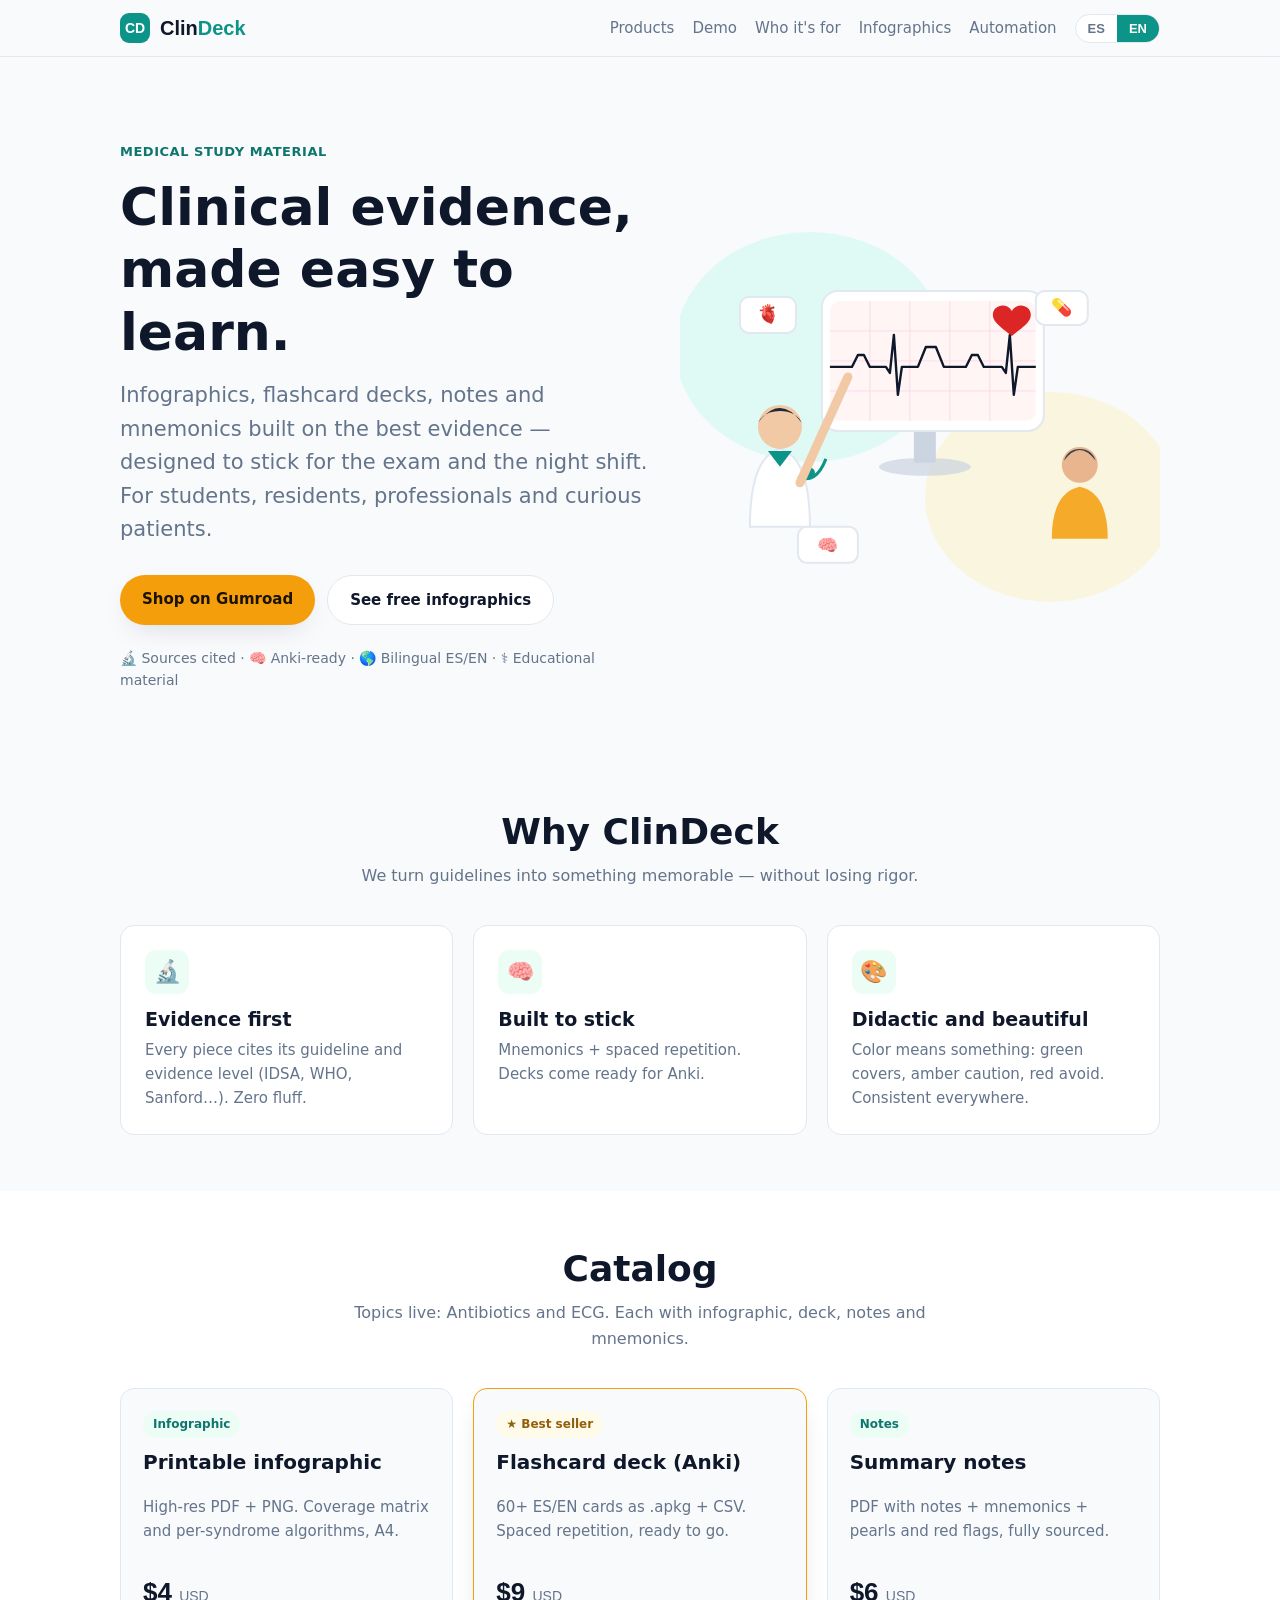
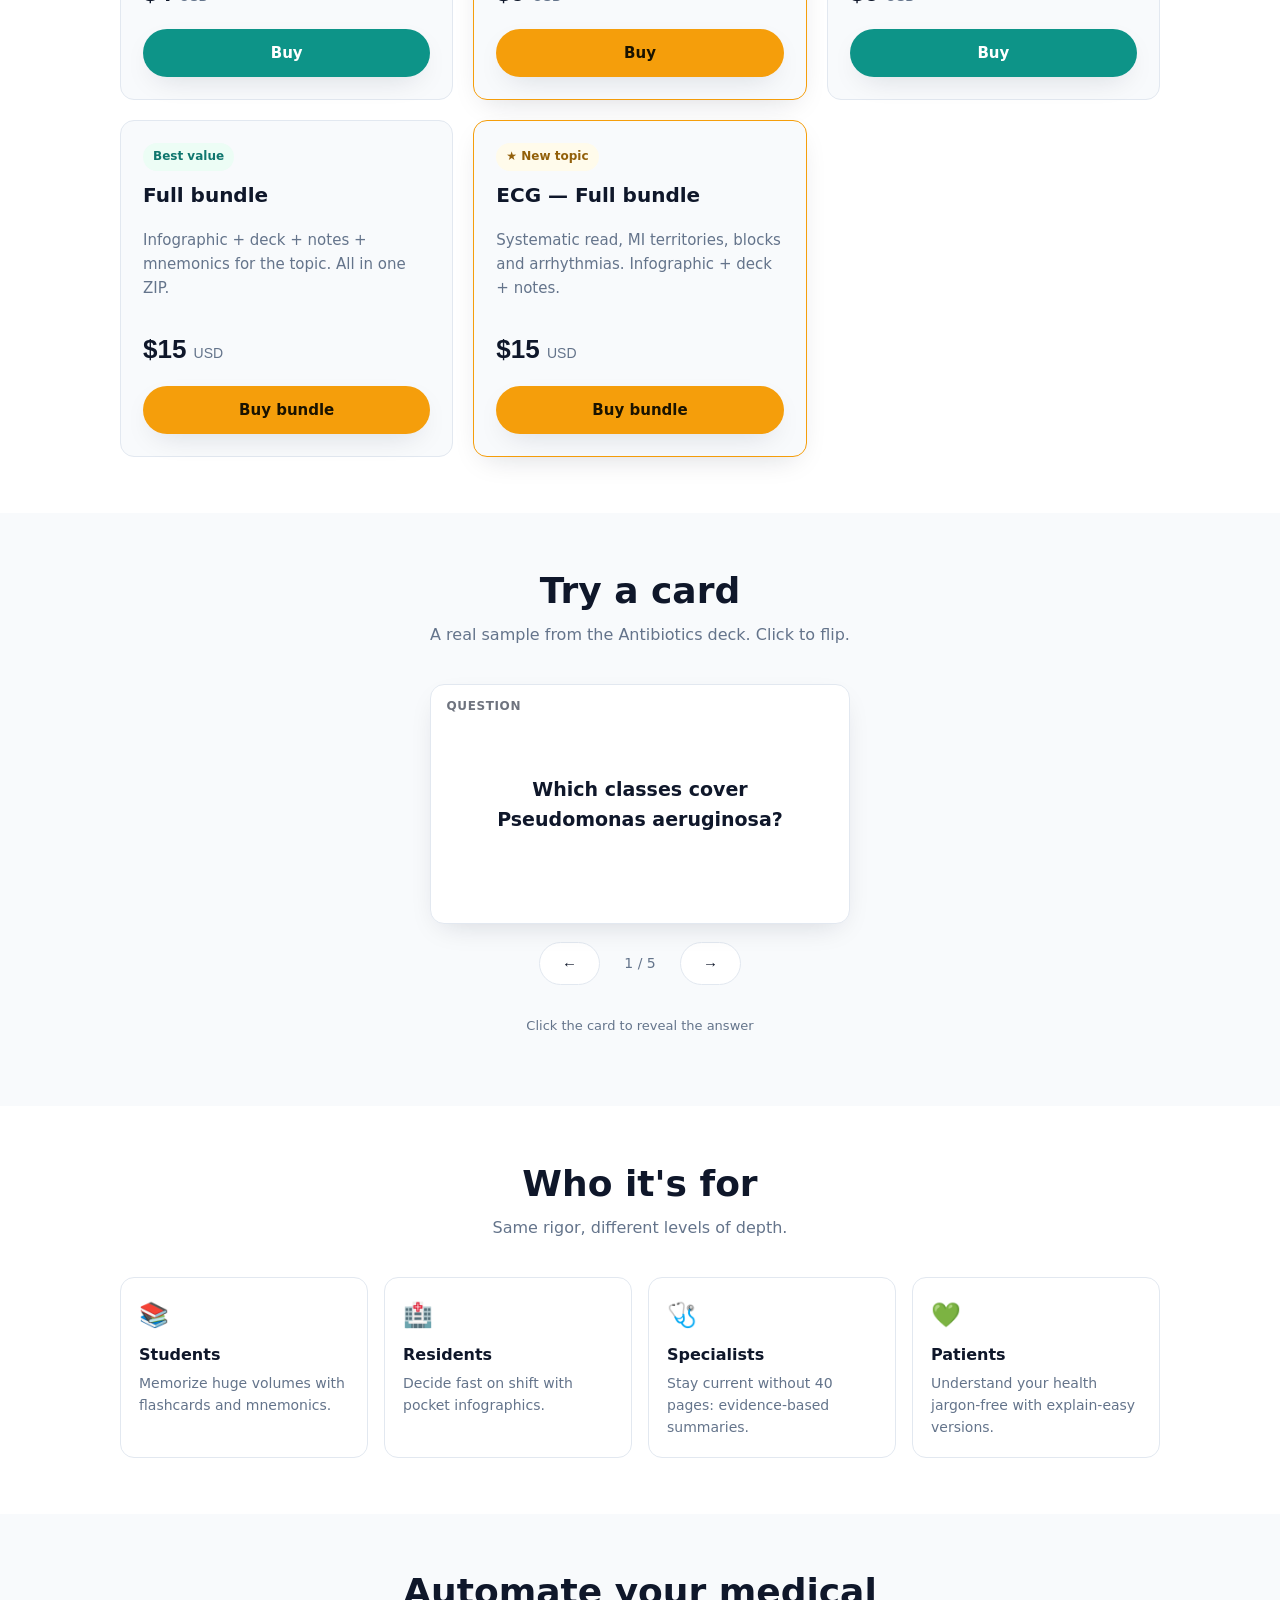
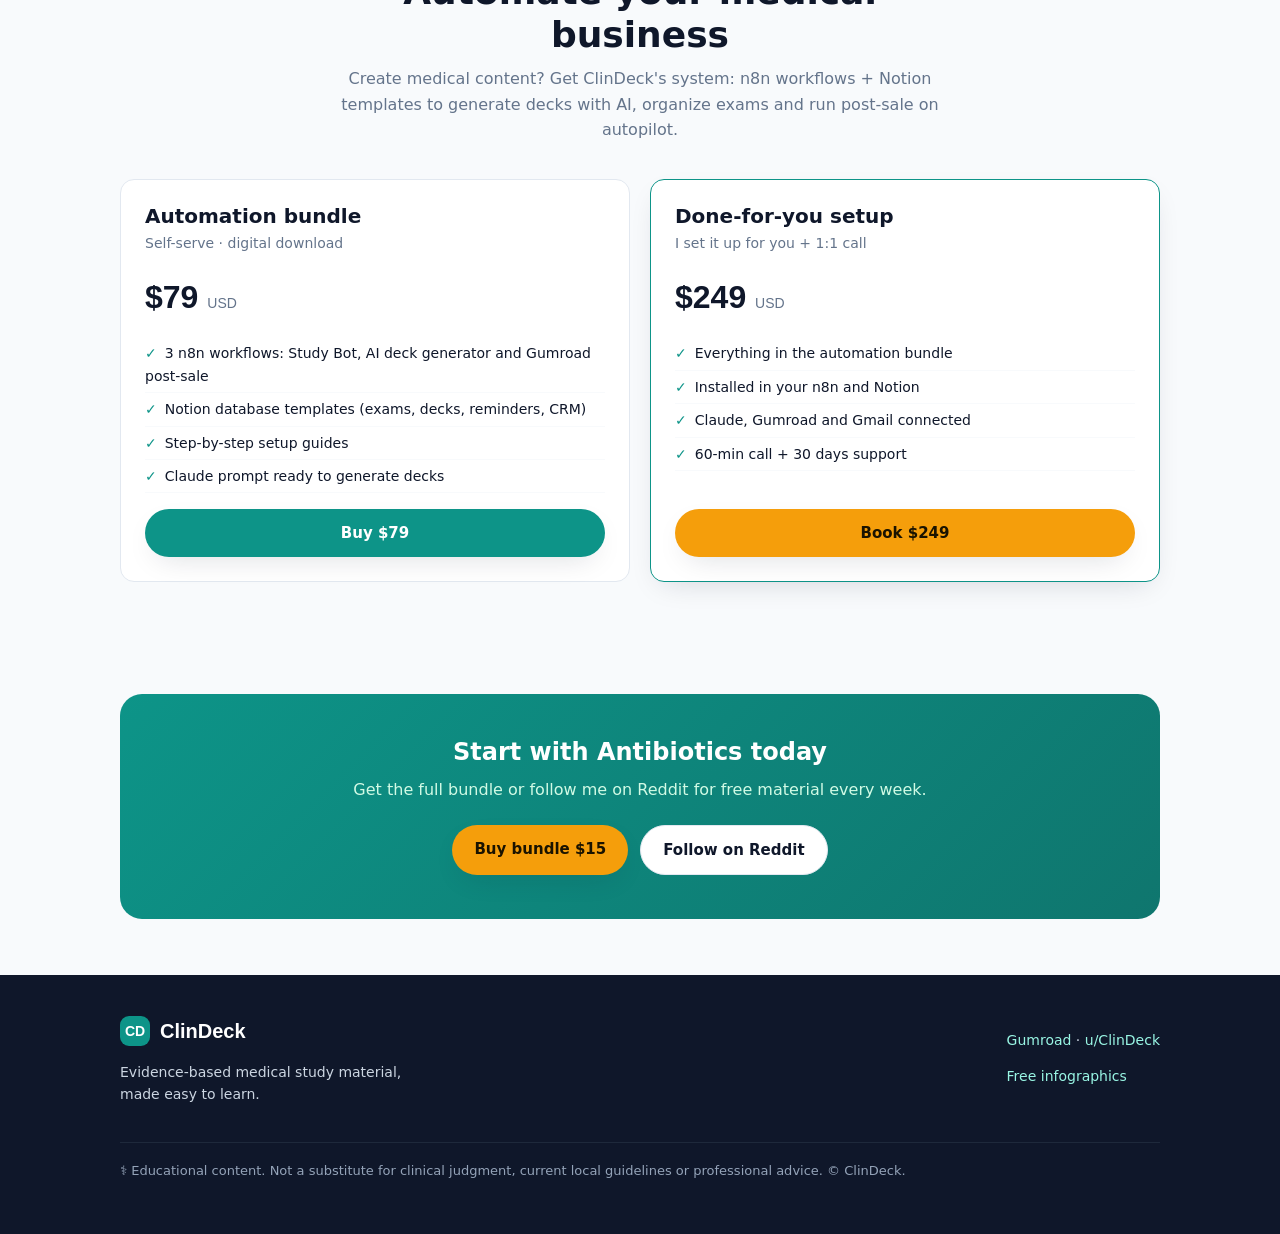
<file: web/index.html>
<!DOCTYPE html>
<html lang="es">
<head>
  <meta charset="UTF-8" />
  <meta name="viewport" content="width=device-width, initial-scale=1.0" />
  <title>ClinDeck — Evidencia clínica, fácil de aprender</title>
  <meta name="description" data-es="Infografías, flashcards, apuntes y mnemónicos médicos basados en evidencia. Bilingüe ES/EN." data-en="Evidence-based medical infographics, flashcards, notes and mnemonics. Bilingual ES/EN." content="Infografías, flashcards, apuntes y mnemónicos médicos basados en evidencia." />
  <link rel="stylesheet" href="css/styles.css" />
  <!-- Reemplazar con la fuente real si se desea; system-ui es el fallback -->
</head>
<body>

  <!-- ============ NAV ============ -->
  <header class="nav">
    <div class="nav-inner">
      <a href="#" class="logo" aria-label="ClinDeck">
        <span class="mark">CD</span>
        <span><span class="clin">Clin</span><span class="deck">Deck</span></span>
      </a>
      <nav class="nav-links">
        <a href="#productos" data-es="Productos" data-en="Products">Productos</a>
        <a href="#demo" data-es="Demo" data-en="Demo">Demo</a>
        <a href="#publico" data-es="Para quién" data-en="Who it's for">Para quién</a>
        <a href="infographics/index.html" data-es="Infografías" data-en="Infographics">Infografías</a>
        <a href="#automatiza" data-es="Automatización" data-en="Automation">Automatización</a>
        <div class="lang-toggle" role="group" aria-label="Language">
          <button id="lang-es" class="active" type="button">ES</button>
          <button id="lang-en" type="button">EN</button>
        </div>
      </nav>
    </div>
  </header>

  <!-- ============ HERO ============ -->
  <section class="hero">
    <div class="wrap">
      <div class="hero-grid">
      <div class="hero-copy">
      <p class="eyebrow" data-es="Material de estudio médico" data-en="Medical study material">Material de estudio médico</p>
      <h1 data-es="Evidencia clínica, fácil de aprender." data-en="Clinical evidence, made easy to learn.">Evidencia clínica, fácil de aprender.</h1>
      <p class="lead" data-es="Infografías, decks de flashcards, apuntes y mnemónicos con la más alta evidencia — diseñados para recordar en el examen y en la guardia. Para estudiantes, residentes, profesionales y pacientes curiosos." data-en="Infographics, flashcard decks, notes and mnemonics built on the best evidence — designed to stick for the exam and the night shift. For students, residents, professionals and curious patients.">
        Infografías, decks de flashcards, apuntes y mnemónicos con la más alta evidencia — diseñados para recordar en el examen y en la guardia.
      </p>
      <div class="hero-cta">
        <a class="btn btn-buy" href="https://gumroad.com/clindeck" data-es="Ver en Gumroad" data-en="Shop on Gumroad">Ver en Gumroad</a>
        <a class="btn btn-ghost" href="infographics/index.html" data-es="Ver infografías gratis" data-en="See free infographics">Ver infografías gratis</a>
      </div>
      <p class="trust" data-es="🔬 Citamos la fuente · 🧠 Listo para Anki · 🌎 Bilingüe ES/EN · ⚕️ Material educativo" data-en="🔬 Sources cited · 🧠 Anki-ready · 🌎 Bilingual ES/EN · ⚕️ Educational material">
        🔬 Citamos la fuente · 🧠 Listo para Anki · 🌎 Bilingüe ES/EN · ⚕️ Material educativo
      </p>
      </div>
      <div class="hero-art" aria-hidden="true">
        <svg viewBox="0 0 480 380" role="img" xmlns="http://www.w3.org/2000/svg">
          <defs>
            <clipPath id="screen"><rect x="150" y="74" width="206" height="120" rx="10"/></clipPath>
          </defs>
          <!-- blobs -->
          <ellipse class="blob b1" cx="130" cy="120" rx="135" ry="115" fill="#ccfbf1" opacity=".55"/>
          <ellipse class="blob b2" cx="370" cy="270" rx="125" ry="105" fill="#fef3c7" opacity=".55"/>

          <!-- monitor -->
          <rect x="234" y="196" width="22" height="40" rx="3" fill="#cbd5e1"/>
          <ellipse cx="245" cy="240" rx="46" ry="9" fill="#cbd5e1" opacity=".7"/>
          <rect x="142" y="64" width="222" height="140" rx="16" fill="#ffffff" stroke="#e2e8f0" stroke-width="2"/>
          <g clip-path="url(#screen)">
            <rect x="150" y="74" width="206" height="120" fill="#fff5f5"/>
            <g stroke="#fbcfe8" stroke-width="1" opacity=".7">
              <line x1="150" y1="104" x2="356" y2="104"/><line x1="150" y1="134" x2="356" y2="134"/><line x1="150" y1="164" x2="356" y2="164"/>
              <line x1="190" y1="74" x2="190" y2="194"/><line x1="230" y1="74" x2="230" y2="194"/><line x1="270" y1="74" x2="270" y2="194"/><line x1="310" y1="74" x2="310" y2="194"/>
            </g>
            <path class="ecgline" d="M150,140 L172,140 L178,128 L184,128 L190,140 L206,140 L210,146 L214,108 L218,168 L222,140 L238,140 L246,120 L256,120 L264,140 L286,140 L292,128 L298,128 L304,140 L322,140 L326,146 L330,108 L334,168 L338,140 L356,140"
                  fill="none" stroke="#0f172a" stroke-width="2.4" stroke-linejoin="round" stroke-linecap="round"/>
          </g>
          <!-- heart -->
          <path class="heart" d="M332,84 c-5,-9 -19,-6 -19,4 c0,8 11,14 19,21 c8,-7 19,-13 19,-21 c0,-10 -14,-13 -19,-4 z" fill="#dc2626"/>

          <!-- doctor -->
          <g class="doc">
            <path d="M70,300 q0,-70 30,-78 q30,8 30,78 z" fill="#ffffff" stroke="#e2e8f0" stroke-width="2"/>
            <path d="M88,224 l12,16 l12,-16 z" fill="#0D9488"/>
            <circle cx="100" cy="200" r="22" fill="#f1c9a5"/>
            <path d="M78,196 q22,-30 44,0 q-6,-12 -22,-12 q-16,0 -22,12 z" fill="#1f2937"/>
            <circle cx="130" cy="246" r="5" fill="#0D9488"/>
            <path d="M118,250 q18,8 28,-18" fill="none" stroke="#0D9488" stroke-width="3"/>
            <!-- arm pointing to screen -->
            <path d="M120,256 L168,150" stroke="#f1c9a5" stroke-width="9" stroke-linecap="round"/>
          </g>

          <!-- patient -->
          <g class="pat">
            <path d="M372,312 q0,-46 28,-52 q28,6 28,52 z" fill="#F59E0B" opacity=".85"/>
            <circle cx="400" cy="238" r="18" fill="#e8b58f"/>
            <path d="M384,234 q16,-22 32,0 q-4,-12 -16,-12 q-12,0 -16,12 z" fill="#374151"/>
          </g>

          <!-- floating cards -->
          <g class="f1"><rect x="60" y="70" width="56" height="36" rx="9" fill="#fff" stroke="#e2e8f0" stroke-width="2"/><text x="88" y="93" font-size="18" text-anchor="middle">🫀</text></g>
          <g class="f2"><rect x="356" y="64" width="52" height="34" rx="9" fill="#fff" stroke="#e2e8f0" stroke-width="2"/><text x="382" y="86" font-size="17" text-anchor="middle">💊</text></g>
          <g class="f3"><rect x="118" y="300" width="60" height="36" rx="9" fill="#fff" stroke="#e2e8f0" stroke-width="2"/><text x="148" y="324" font-size="17" text-anchor="middle">🧠</text></g>
        </svg>
      </div>
      </div>
    </div>
  </section>

  <!-- ============ VALUE PROPS ============ -->
  <section>
    <div class="wrap">
      <div class="section-head">
        <h2 data-es="Por qué ClinDeck" data-en="Why ClinDeck">Por qué ClinDeck</h2>
        <p data-es="Tomamos las guías y las volvemos memorizables, sin perder rigor." data-en="We turn guidelines into something memorable — without losing rigor.">Tomamos las guías y las volvemos memorizables, sin perder rigor.</p>
      </div>
      <div class="grid-3">
        <div class="card">
          <div class="ico">🔬</div>
          <h3 data-es="Evidencia primero" data-en="Evidence first">Evidencia primero</h3>
          <p data-es="Cada pieza cita su guía y nivel de evidencia (IDSA, WHO, Sanford…). Nada de relleno." data-en="Every piece cites its guideline and evidence level (IDSA, WHO, Sanford…). Zero fluff.">Cada pieza cita su guía y nivel de evidencia. Nada de relleno.</p>
        </div>
        <div class="card">
          <div class="ico">🧠</div>
          <h3 data-es="Diseñado para recordar" data-en="Built to stick">Diseñado para recordar</h3>
          <p data-es="Mnemónicos + repetición espaciada. Los decks vienen listos para Anki." data-en="Mnemonics + spaced repetition. Decks come ready for Anki.">Mnemónicos + repetición espaciada. Decks listos para Anki.</p>
        </div>
        <div class="card">
          <div class="ico">🎨</div>
          <h3 data-es="Didáctico y bello" data-en="Didactic and beautiful">Didáctico y bello</h3>
          <p data-es="Color con significado: verde cubre, ámbar precaución, rojo evitar. Consistente en todo." data-en="Color means something: green covers, amber caution, red avoid. Consistent everywhere.">Color con significado: verde cubre, ámbar precaución, rojo evitar.</p>
        </div>
      </div>
    </div>
  </section>

  <!-- ============ PRODUCTS ============ -->
  <section id="productos" class="products">
    <div class="wrap">
      <div class="section-head">
        <h2 data-es="Catálogo" data-en="Catalog">Catálogo</h2>
        <p data-es="Temas disponibles: Antibióticos y ECG. Cada uno con infografía, deck, apuntes y mnemónicos." data-en="Topics live: Antibiotics and ECG. Each with infographic, deck, notes and mnemonics.">Temas disponibles: Antibióticos y ECG. Cada uno con infografía, deck, apuntes y mnemónicos.</p>
      </div>
      <div class="product-grid">
        <div class="product">
          <span class="tag" data-es="Infografía" data-en="Infographic">Infografía</span>
          <h3 data-es="Infografía imprimible" data-en="Printable infographic">Infografía imprimible</h3>
          <p class="desc" data-es="PDF alta resolución + PNG. Matriz de cobertura y algoritmos por síndrome, A4." data-en="High-res PDF + PNG. Coverage matrix and per-syndrome algorithms, A4.">PDF alta resolución + PNG. Matriz de cobertura y algoritmos por síndrome.</p>
          <div class="price">$4 <small>USD</small></div>
          <a class="btn btn-primary" href="https://gumroad.com/l/clindeck-abx-infografia" data-es="Comprar" data-en="Buy">Comprar</a>
        </div>

        <div class="product featured">
          <span class="tag" data-es="★ Más vendido" data-en="★ Best seller">★ Más vendido</span>
          <h3 data-es="Deck de flashcards (Anki)" data-en="Flashcard deck (Anki)">Deck de flashcards (Anki)</h3>
          <p class="desc" data-es="60+ cartas ES/EN en .apkg + CSV. Repetición espaciada lista para usar." data-en="60+ ES/EN cards as .apkg + CSV. Spaced repetition, ready to go.">60+ cartas ES/EN en .apkg + CSV. Repetición espaciada lista para usar.</p>
          <div class="price">$9 <small>USD</small></div>
          <a class="btn btn-buy" href="https://gumroad.com/l/clindeck-abx-deck" data-es="Comprar" data-en="Buy">Comprar</a>
        </div>

        <div class="product">
          <span class="tag" data-es="Apuntes" data-en="Notes">Apuntes</span>
          <h3 data-es="Apuntes-resumen" data-en="Summary notes">Apuntes-resumen</h3>
          <p class="desc" data-es="PDF con apuntes + mnemónicos + perlas y banderas rojas, con fuentes." data-en="PDF with notes + mnemonics + pearls and red flags, fully sourced.">PDF con apuntes, mnemónicos, perlas y banderas rojas, con fuentes.</p>
          <div class="price">$6 <small>USD</small></div>
          <a class="btn btn-primary" href="https://gumroad.com/l/clindeck-abx-apuntes" data-es="Comprar" data-en="Buy">Comprar</a>
        </div>

        <div class="product">
          <span class="tag" data-es="Mejor precio" data-en="Best value">Mejor precio</span>
          <h3 data-es="Bundle completo" data-en="Full bundle">Bundle completo</h3>
          <p class="desc" data-es="Infografía + deck + apuntes + mnemónicos del tema. Todo en un ZIP." data-en="Infographic + deck + notes + mnemonics for the topic. All in one ZIP.">Infografía + deck + apuntes + mnemónicos del tema. Todo en un ZIP.</p>
          <div class="price">$15 <small>USD</small></div>
          <a class="btn btn-buy" href="https://gumroad.com/l/clindeck-abx-bundle" data-es="Comprar bundle" data-en="Buy bundle">Comprar bundle</a>
        </div>

        <div class="product featured">
          <span class="tag" data-es="★ Nuevo tema" data-en="★ New topic">★ Nuevo tema</span>
          <h3 data-es="ECG — Bundle completo" data-en="ECG — Full bundle">ECG — Bundle completo</h3>
          <p class="desc" data-es="Lectura sistemática, territorios del infarto, bloqueos y arritmias. Infografía + deck + apuntes." data-en="Systematic read, MI territories, blocks and arrhythmias. Infographic + deck + notes.">Lectura sistemática, territorios del infarto, bloqueos y arritmias. Infografía + deck + apuntes.</p>
          <div class="price">$15 <small>USD</small></div>
          <a class="btn btn-buy" href="https://gumroad.com/l/clindeck-ecg-bundle" data-es="Comprar bundle" data-en="Buy bundle">Comprar bundle</a>
        </div>
      </div>
    </div>
  </section>

  <!-- ============ FLASHCARD DEMO ============ -->
  <section id="demo">
    <div class="wrap">
      <div class="section-head">
        <h2 data-es="Prueba una carta" data-en="Try a card">Prueba una carta</h2>
        <p data-es="Una muestra real del deck de Antibióticos. Haz clic para girar." data-en="A real sample from the Antibiotics deck. Click to flip.">Una muestra real del deck de Antibióticos. Haz clic para girar.</p>
      </div>
      <div class="demo">
        <div class="flashcard" id="flashcard">
          <div class="flashcard-inner">
            <div class="flashcard-face flashcard-front">
              <span class="label" data-es="Pregunta" data-en="Question">Pregunta</span>
              <span class="q" id="card-q"></span>
            </div>
            <div class="flashcard-face flashcard-back">
              <span class="label" data-es="Respuesta" data-en="Answer">Respuesta</span>
              <span class="a" id="card-a"></span>
            </div>
          </div>
        </div>
        <div class="demo-controls">
          <button class="btn btn-ghost" id="prev" type="button" aria-label="Anterior">←</button>
          <span class="counter" id="counter">1 / 5</span>
          <button class="btn btn-ghost" id="next" type="button" aria-label="Siguiente">→</button>
        </div>
        <p class="hint" data-es="Haz clic en la carta para ver la respuesta" data-en="Click the card to reveal the answer">Haz clic en la carta para ver la respuesta</p>
      </div>
    </div>
  </section>

  <!-- ============ AUDIENCES ============ -->
  <section id="publico" class="products">
    <div class="wrap">
      <div class="section-head">
        <h2 data-es="Para quién es" data-en="Who it's for">Para quién es</h2>
        <p data-es="Un mismo rigor, distintos niveles de profundidad." data-en="Same rigor, different levels of depth.">Un mismo rigor, distintos niveles de profundidad.</p>
      </div>
      <div class="aud-grid">
        <div class="aud"><div class="emoji">📚</div><h4 data-es="Estudiantes" data-en="Students">Estudiantes</h4><p data-es="Memoriza volúmenes enormes con flashcards y mnemónicos." data-en="Memorize huge volumes with flashcards and mnemonics.">Memoriza con flashcards y mnemónicos.</p></div>
        <div class="aud"><div class="emoji">🏥</div><h4 data-es="Residentes" data-en="Residents">Residentes</h4><p data-es="Decide rápido en guardia con infografías de bolsillo." data-en="Decide fast on shift with pocket infographics.">Decide rápido con infografías de bolsillo.</p></div>
        <div class="aud"><div class="emoji">🩺</div><h4 data-es="Especialistas" data-en="Specialists">Especialistas</h4><p data-es="Actualízate sin leer 40 páginas: resúmenes con evidencia." data-en="Stay current without 40 pages: evidence-based summaries.">Resúmenes con evidencia, al grano.</p></div>
        <div class="aud"><div class="emoji">💚</div><h4 data-es="Pacientes" data-en="Patients">Pacientes</h4><p data-es="Entiende tu salud sin tecnicismos, con versiones explica-fácil." data-en="Understand your health jargon-free with explain-easy versions.">Versiones explica-fácil de tu salud.</p></div>
      </div>
    </div>
  </section>

  <!-- ============ AUTOMATIZACIÓN ============ -->
  <section id="automatiza">
    <div class="wrap">
      <div class="section-head">
        <h2 data-es="Automatiza tu negocio médico" data-en="Automate your medical business">Automatiza tu negocio médico</h2>
        <p data-es="¿Creas contenido médico? Llévate el sistema de ClinDeck: workflows de n8n + plantillas de Notion para producir mazos con IA, organizar exámenes y atender la post-venta en automático." data-en="Create medical content? Get ClinDeck's system: n8n workflows + Notion templates to generate decks with AI, organize exams and run post-sale on autopilot.">
          ¿Creas contenido médico? Llévate el sistema de ClinDeck: workflows de n8n + plantillas de Notion.
        </p>
      </div>
      <div class="tiers">
        <div class="tier">
          <h3 data-es="Bundle de automatización" data-en="Automation bundle">Bundle de automatización</h3>
          <p class="sub" data-es="Autoinstalable · descarga digital" data-en="Self-serve · digital download">Autoinstalable · descarga digital</p>
          <div class="price">$79 <small>USD</small></div>
          <ul>
            <li data-es="3 workflows de n8n: Study Bot, generador de mazos con IA y post-venta de Gumroad" data-en="3 n8n workflows: Study Bot, AI deck generator and Gumroad post-sale">3 workflows de n8n: Study Bot, generador de mazos con IA y post-venta de Gumroad</li>
            <li data-es="Plantillas de bases de Notion (exámenes, mazos, recordatorios, CRM)" data-en="Notion database templates (exams, decks, reminders, CRM)">Plantillas de bases de Notion (exámenes, mazos, recordatorios, CRM)</li>
            <li data-es="Guías de instalación paso a paso" data-en="Step-by-step setup guides">Guías de instalación paso a paso</li>
            <li data-es="Prompt de Claude listo para producir mazos" data-en="Claude prompt ready to generate decks">Prompt de Claude listo para producir mazos</li>
          </ul>
          <a class="btn btn-primary" href="https://gumroad.com/l/clindeck-automation" data-es="Comprar $79" data-en="Buy $79">Comprar $79</a>
        </div>
        <div class="tier best">
          <h3 data-es="Instalación llave en mano" data-en="Done-for-you setup">Instalación llave en mano</h3>
          <p class="sub" data-es="Lo monto por ti + llamada 1:1" data-en="I set it up for you + 1:1 call">Lo monto por ti + llamada 1:1</p>
          <div class="price">$249 <small>USD</small></div>
          <ul>
            <li data-es="Todo lo del bundle de automatización" data-en="Everything in the automation bundle">Todo lo del bundle de automatización</li>
            <li data-es="Instalación en tu n8n y tu Notion" data-en="Installed in your n8n and Notion">Instalación en tu n8n y tu Notion</li>
            <li data-es="Conexión de Claude, Gumroad y Gmail" data-en="Claude, Gumroad and Gmail connected">Conexión de Claude, Gumroad y Gmail</li>
            <li data-es="Llamada de 60 min + 30 días de soporte" data-en="60-min call + 30 days support">Llamada de 60 min + 30 días de soporte</li>
          </ul>
          <a class="btn btn-buy" href="https://gumroad.com/l/clindeck-automation-setup" data-es="Reservar $249" data-en="Book $249">Reservar $249</a>
        </div>
      </div>
    </div>
  </section>

  <!-- ============ CTA BAND ============ -->
  <section>
    <div class="wrap">
      <div class="cta-band">
        <h2 data-es="Empieza con Antibióticos hoy" data-en="Start with Antibiotics today">Empieza con Antibióticos hoy</h2>
        <p data-es="Descarga el bundle completo o sígueme en Reddit para material gratis cada semana." data-en="Get the full bundle or follow me on Reddit for free material every week.">Descarga el bundle completo o sígueme en Reddit para material gratis cada semana.</p>
        <div class="hero-cta">
          <a class="btn btn-buy" href="https://gumroad.com/l/clindeck-abx-bundle" data-es="Comprar bundle $15" data-en="Buy bundle $15">Comprar bundle $15</a>
          <a class="btn btn-ghost" href="https://reddit.com/user/ClinDeck" data-es="Seguir en Reddit" data-en="Follow on Reddit">Seguir en Reddit</a>
        </div>
      </div>
    </div>
  </section>

  <!-- ============ FOOTER ============ -->
  <footer>
    <div class="wrap">
      <div class="foot-grid">
        <div>
          <a href="#" class="logo" style="color:#fff"><span class="mark">CD</span> <span style="color:#fff;font-family:'Poppins',sans-serif;font-weight:700">ClinDeck</span></a>
          <p style="max-width:320px" data-es="Material de estudio médico basado en evidencia, hecho didáctico." data-en="Evidence-based medical study material, made easy to learn.">Material de estudio médico basado en evidencia, hecho didáctico.</p>
        </div>
        <div>
          <p><a href="https://gumroad.com/clindeck">Gumroad</a> · <a href="https://reddit.com/user/ClinDeck">u/ClinDeck</a></p>
          <p><a href="infographics/index.html" data-es="Infografías gratis" data-en="Free infographics">Infografías gratis</a></p>
        </div>
      </div>
      <p class="disclaimer" data-es="⚕️ Contenido educativo. No sustituye el juicio clínico, las guías locales vigentes ni la consulta con un profesional. © ClinDeck." data-en="⚕️ Educational content. Not a substitute for clinical judgment, current local guidelines or professional advice. © ClinDeck.">
        ⚕️ Contenido educativo. No sustituye el juicio clínico ni la consulta con un profesional. © ClinDeck.
      </p>
    </div>
  </footer>

  <script src="js/app.js"></script>
</body>
</html>
</file>
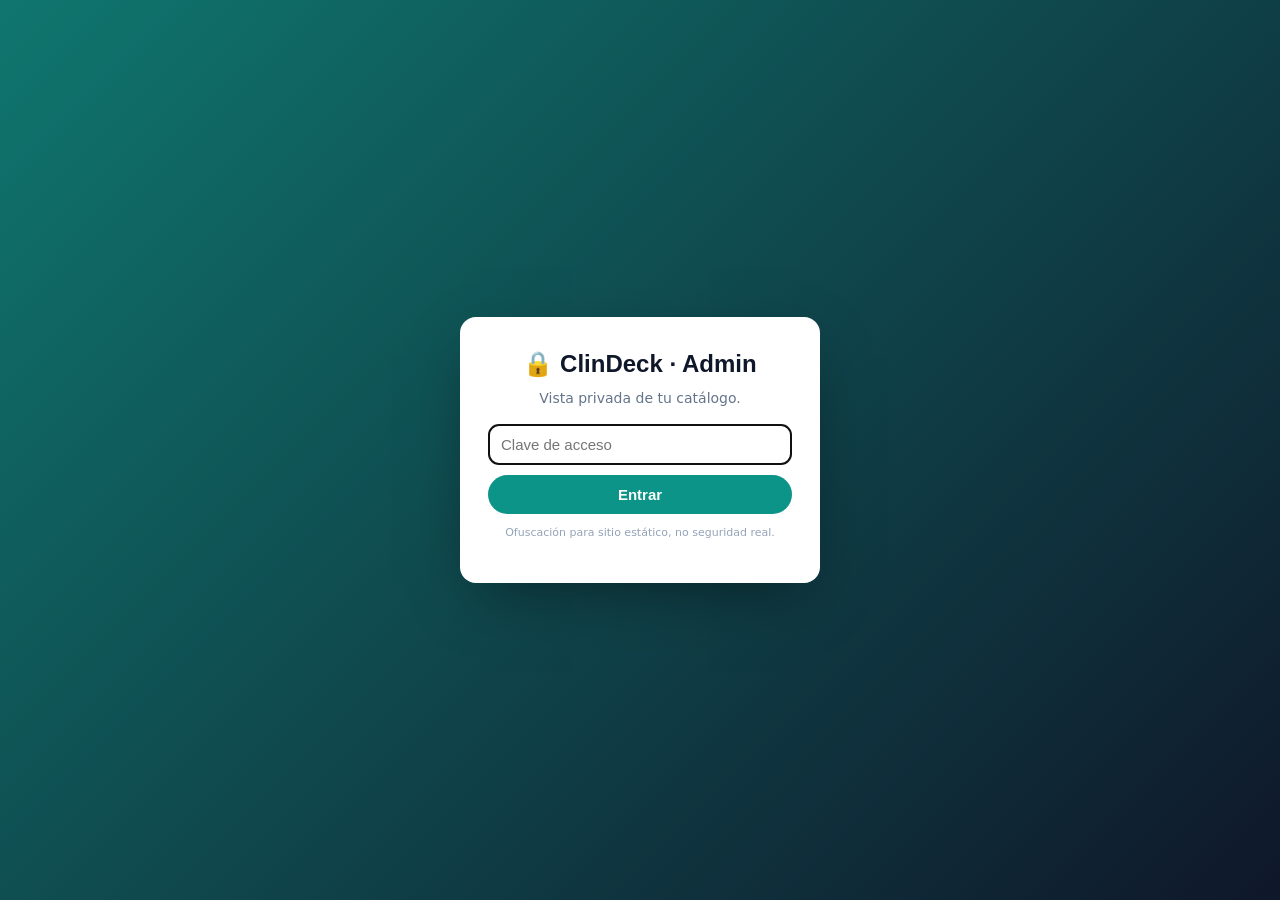
<file: web/admin/index.html>
<!DOCTYPE html>
<html lang="es">
<head>
<meta charset="UTF-8" />
<meta name="viewport" content="width=device-width, initial-scale=1.0" />
<meta name="robots" content="noindex, nofollow" />
<title>ClinDeck · Admin — Catálogo</title>
<link rel="stylesheet" href="admin.css" />
<script defer src="admin.js"></script>
</head>
<body>
<div class="topbar"><div class="topbar-inner"><a class="logo" href="index.html"><span class="mark">CD</span><span><span style="color:#0F172A">Clin</span><span style="color:#0D9488">Deck</span></span></a><span class="adm-tag">ADMIN</span><div class="links"><a href="index.html">Catálogo admin</a><a href="../index.html" target="_blank">Web pública ↗</a></div></div></div>
<div class="admin-main">
  <div class="wrap">
    <h1 style="font-family:'Poppins',sans-serif;margin:22px 0 4px">Catálogo (vista admin)</h1>
    <p style="color:#64748B;margin:0 0 6px">Todo el material que estás ofreciendo, renderizado para tu revisión.</p>
    <div class="notice">🔒 Página privada y <code>noindex</code> — no está enlazada desde la web pública. Cambia la clave en <code>admin.js</code>.</div>
    <div class="cat-grid"><div class="cat"><h3>Antibioticos</h3><ul class="assets"><li class="ok">✓ Apuntes</li><li class="ok">✓ Mnemónicos</li><li class="ok">✓ Flashcards</li><li class="ok">✓ Fuentes</li><li class="ok">✓ Infografía</li></ul><div class="actions"><a class="btn btn-p" href="antibioticos.html">Abrir tema</a><a class="btn btn-g" target="_blank" href="../infographics/antibioticos.html">Infografía</a></div></div><div class="cat"><h3>Ecg</h3><ul class="assets"><li class="ok">✓ Apuntes</li><li class="ok">✓ Mnemónicos</li><li class="ok">✓ Flashcards</li><li class="ok">✓ Fuentes</li><li class="ok">✓ Infografía</li></ul><div class="actions"><a class="btn btn-p" href="ecg.html">Abrir tema</a><a class="btn btn-g" target="_blank" href="../infographics/ecg.html">Infografía</a></div></div></div>
  </div>
  <footer class="adm">ClinDeck · vista admin · regenera con <code>python3 tools/build-admin.py</code></footer>
</div>
</body>
</html>
</file>
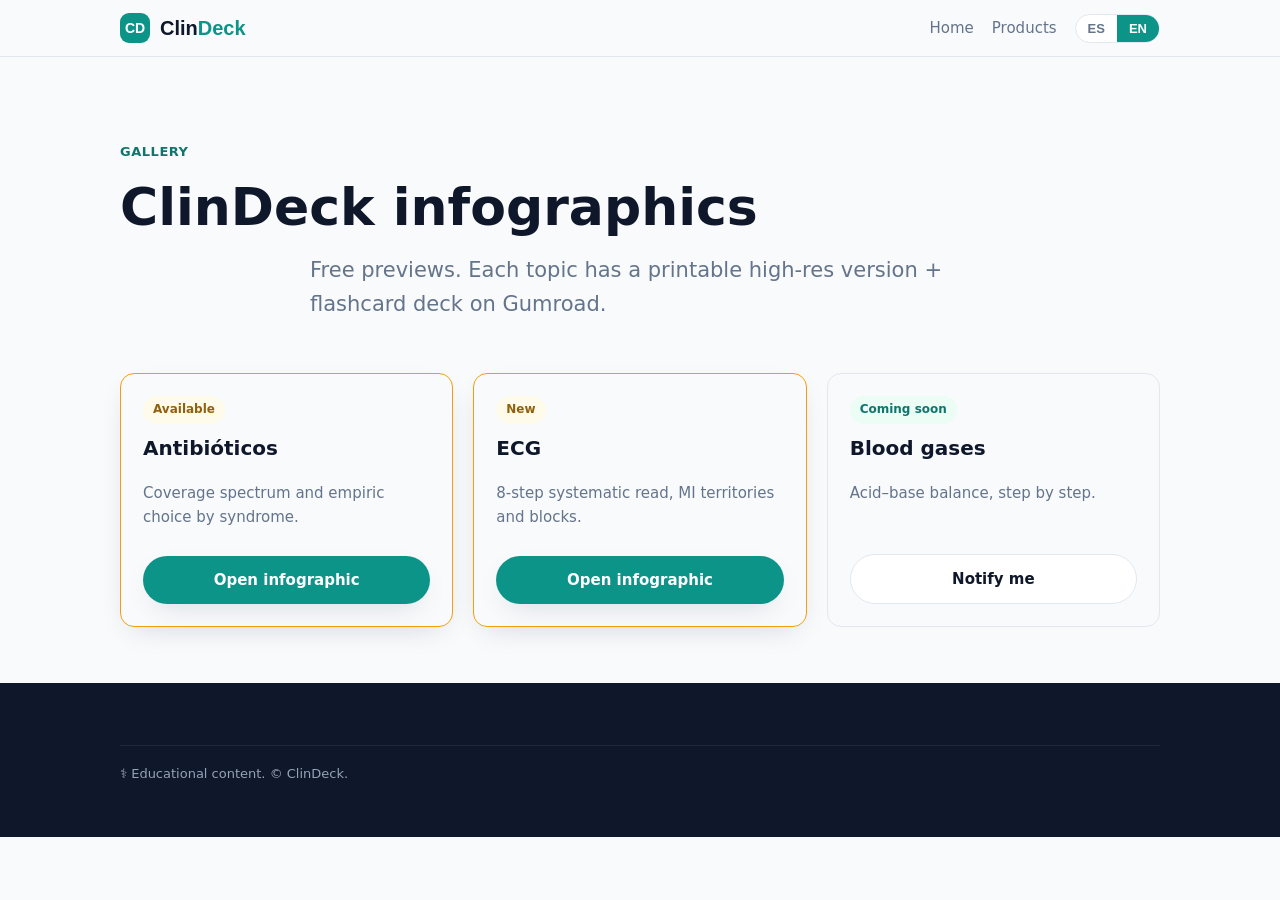
<file: web/infographics/index.html>
<!DOCTYPE html>
<html lang="es">
<head>
  <meta charset="UTF-8" />
  <meta name="viewport" content="width=device-width, initial-scale=1.0" />
  <title>ClinDeck · Infografías</title>
  <link rel="stylesheet" href="../css/styles.css" />
</head>
<body>
  <header class="nav">
    <div class="nav-inner">
      <a href="../index.html" class="logo" aria-label="ClinDeck">
        <span class="mark">CD</span>
        <span><span class="clin">Clin</span><span class="deck">Deck</span></span>
      </a>
      <nav class="nav-links">
        <a href="../index.html" data-es="Inicio" data-en="Home">Inicio</a>
        <a href="../index.html#productos" data-es="Productos" data-en="Products">Productos</a>
        <div class="lang-toggle" role="group" aria-label="Language">
          <button id="lang-es" class="active" type="button">ES</button>
          <button id="lang-en" type="button">EN</button>
        </div>
      </nav>
    </div>
  </header>

  <section class="hero" style="padding-bottom:24px">
    <div class="wrap">
      <p class="eyebrow" data-es="Galería" data-en="Gallery">Galería</p>
      <h1 data-es="Infografías ClinDeck" data-en="ClinDeck infographics">Infografías ClinDeck</h1>
      <p class="lead" data-es="Vistas previas gratuitas. Cada tema tiene su versión imprimible en alta + deck de flashcards en Gumroad." data-en="Free previews. Each topic has a printable high-res version + flashcard deck on Gumroad.">
        Vistas previas gratuitas. Cada tema tiene su versión imprimible en alta + deck de flashcards en Gumroad.
      </p>
    </div>
  </section>

  <section style="padding-top:0">
    <div class="wrap">
      <div class="product-grid">
        <div class="product featured">
          <span class="tag" data-es="Disponible" data-en="Available">Disponible</span>
          <h3>Antibióticos</h3>
          <p class="desc" data-es="Espectro de cobertura y elección empírica por síndrome." data-en="Coverage spectrum and empiric choice by syndrome.">Espectro de cobertura y elección empírica por síndrome.</p>
          <a class="btn btn-primary" href="antibioticos.html" data-es="Ver infografía" data-en="Open infographic">Ver infografía</a>
        </div>
        <div class="product featured">
          <span class="tag" data-es="Nuevo" data-en="New">Nuevo</span>
          <h3>ECG</h3>
          <p class="desc" data-es="Lectura sistemática en 8 pasos, territorios del infarto y bloqueos." data-en="8-step systematic read, MI territories and blocks.">Lectura sistemática en 8 pasos, territorios del infarto y bloqueos.</p>
          <a class="btn btn-primary" href="ecg.html" data-es="Ver infografía" data-en="Open infographic">Ver infografía</a>
        </div>
        <div class="product">
          <span class="tag" data-es="Próximamente" data-en="Coming soon">Próximamente</span>
          <h3 data-es="Gasometría" data-en="Blood gases">Gasometría</h3>
          <p class="desc" data-es="Equilibrio ácido-base, paso a paso." data-en="Acid–base balance, step by step.">Equilibrio ácido-base, paso a paso.</p>
          <a class="btn btn-ghost" href="../index.html#productos" data-es="Avísame" data-en="Notify me">Avísame</a>
        </div>
      </div>
    </div>
  </section>

  <footer>
    <div class="wrap">
      <p class="disclaimer" data-es="⚕️ Contenido educativo. © ClinDeck." data-en="⚕️ Educational content. © ClinDeck.">⚕️ Contenido educativo. © ClinDeck.</p>
    </div>
  </footer>
  <script src="../js/app.js"></script>
</body>
</html>
</file>
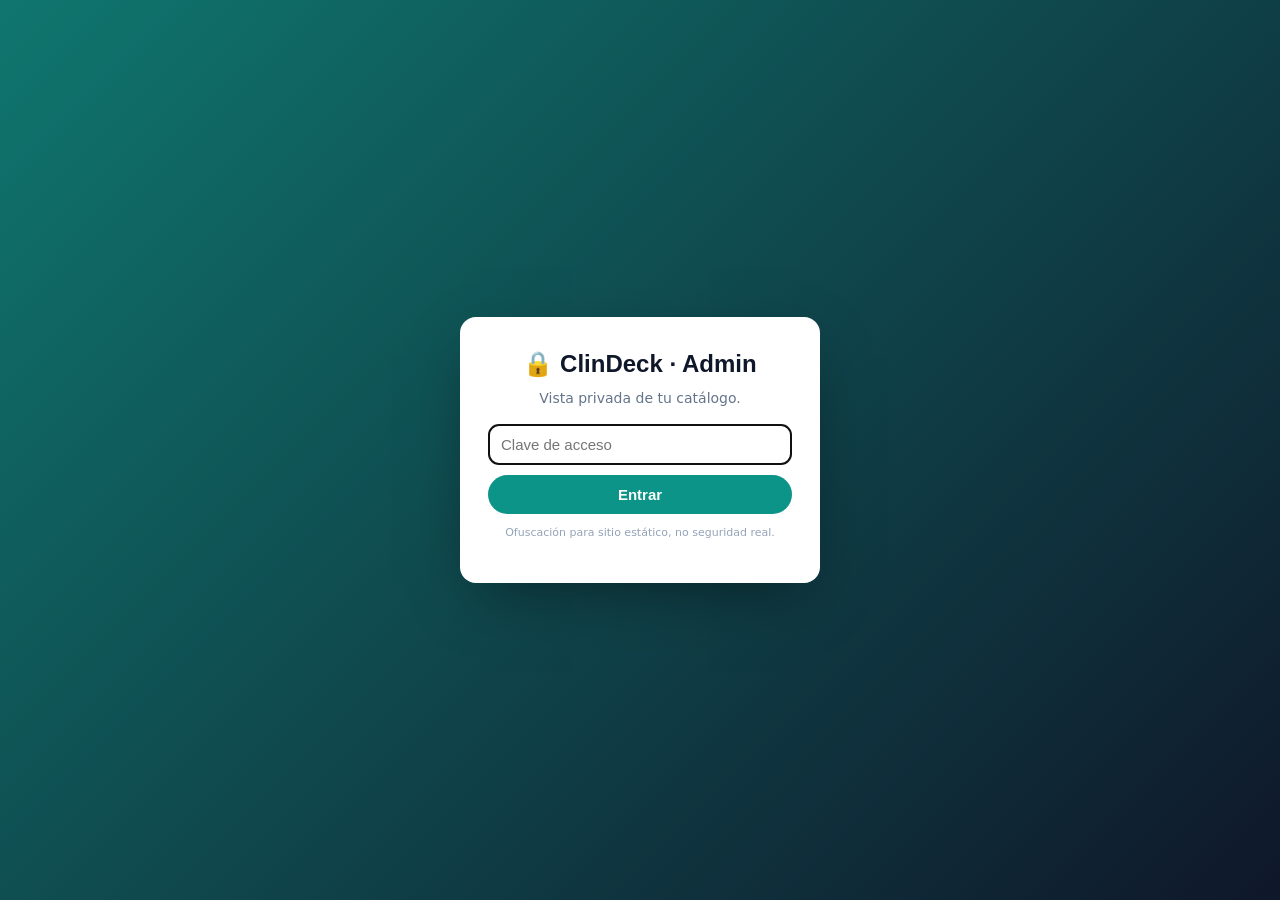
<file: web/admin/antibioticos.html>
<!DOCTYPE html>
<html lang="es">
<head>
<meta charset="UTF-8" />
<meta name="viewport" content="width=device-width, initial-scale=1.0" />
<meta name="robots" content="noindex, nofollow" />
<title>ClinDeck · Admin — Antibioticos</title>
<link rel="stylesheet" href="admin.css" />
<script defer src="admin.js"></script>
</head>
<body>
<div class="topbar"><div class="topbar-inner"><a class="logo" href="index.html"><span class="mark">CD</span><span><span style="color:#0F172A">Clin</span><span style="color:#0D9488">Deck</span></span></a><span class="adm-tag">ADMIN</span><div class="links"><a href="index.html">Catálogo admin</a><a href="../index.html" target="_blank">Web pública ↗</a></div></div></div>
<div class="admin-main">
  <div class="subnav"><div class="subnav-inner"><a href="../infographics/antibioticos.html" target="_blank">🖼️ Infografía ↗</a> <a href="#apuntes">📝 Apuntes</a> <a href="#mnemonicos">🧠 Mnemónicos</a> <a href="#flashcards">🃏 Flashcards</a> <a href="#fuentes">📚 Fuentes</a></div></div>
  <div class="wrap">
    <div class="notice">👁️ Vista privada — así se ve TODO lo que ofreces en este tema. Los compradores reciben esto (PDF/Anki); aquí lo revisas tú.</div>
    <section id="apuntes" class="md"><h1>Antibióticos — espectro y elección empírica</h1>
<p><em>Antibiotics — coverage spectrum &amp; empiric choice</em></p>
<blockquote>
<p><strong>Tema / Topic:</strong> Antibióticos · <strong>Público:</strong> estudiantes y residentes · <strong>Idioma:</strong> ES/EN
<strong>Versión:</strong> 1.0 · <strong>Nivel de evidencia:</strong> guías (IDSA/ATS, WHO AWaRe, Sanford) — ver <code>sources.md</code>
⚕️ <strong>Educativo.</strong> La elección real depende de epidemiología y resistencias locales,
alergias, función renal/hepática y foco. Verificar antibiograma y guía local.</p>
</blockquote>
<p>Esta es la <strong>fuente de verdad</strong> ("backend"). De aquí salen la infografía, el deck y los mnemónicos.</p>
<hr />
<h2>1. Mapa mental: ¿cómo pensar un antibiótico? / How to reason about an antibiotic</h2>
<p>Antes de elegir, responde 4 preguntas:</p>
<ol>
<li><strong>¿Foco?</strong> <em>(Source?)</em> — pulmón, vía urinaria, piel/partes blandas, abdomen, SNC…</li>
<li><strong>¿Bicho probable?</strong> <em>(Likely bug?)</em> — por foco + contexto (comunitario vs nosocomial, factores de riesgo).</li>
<li><strong>¿Cobertura necesaria?</strong> <em>(Coverage needed?)</em> — Gram+, Gram−, atípicos, anaerobios, ¿MRSA?, ¿Pseudomonas?</li>
<li><strong>¿Paciente?</strong> <em>(Patient?)</em> — alergias, función renal/hepática, embarazo, gravedad (¿sepsis?), penetración al foco.</li>
</ol>
<blockquote>
<p><strong>Regla de oro:</strong> empírico amplio y precoz si está grave → <strong>desescalar</strong> con cultivo/antibiograma a las 48–72 h. <em>(Start broad if sick, de-escalate with cultures.)</em></p>
</blockquote>
<hr />
<h2>2. Matriz de cobertura por clase / Coverage matrix by class</h2>
<p>Convención: ✅ verde = cubre/primera línea · 🟡 ámbar = variable/alternativa · ❌ rojo = no cubre.</p>
<table>
<thead>
<tr>
<th>Clase / Class</th>
<th style="text-align: center;">Gram+ (S. aureus MSSA, Strep)</th>
<th style="text-align: center;">MRSA</th>
<th style="text-align: center;">Gram− entéricos</th>
<th style="text-align: center;">Pseudomonas</th>
<th style="text-align: center;">Anaerobios</th>
<th style="text-align: center;">Atípicos¹</th>
</tr>
</thead>
<tbody>
<tr>
<td><strong>Penicilina G / V</strong></td>
<td style="text-align: center;">🟡 (Strep ✅, estafilo ❌)</td>
<td style="text-align: center;">❌</td>
<td style="text-align: center;">❌</td>
<td style="text-align: center;">❌</td>
<td style="text-align: center;">🟡 (orales)</td>
<td style="text-align: center;">❌</td>
</tr>
<tr>
<td><strong>Amoxicilina</strong></td>
<td style="text-align: center;">✅ Strep</td>
<td style="text-align: center;">❌</td>
<td style="text-align: center;">🟡</td>
<td style="text-align: center;">❌</td>
<td style="text-align: center;">❌</td>
<td style="text-align: center;">❌</td>
</tr>
<tr>
<td><strong>Amox-clavulánico / Amp-sulbactam</strong></td>
<td style="text-align: center;">✅</td>
<td style="text-align: center;">❌</td>
<td style="text-align: center;">✅</td>
<td style="text-align: center;">❌</td>
<td style="text-align: center;">✅</td>
<td style="text-align: center;">❌</td>
</tr>
<tr>
<td><strong>Pip-tazobactam</strong></td>
<td style="text-align: center;">✅</td>
<td style="text-align: center;">❌</td>
<td style="text-align: center;">✅</td>
<td style="text-align: center;">✅</td>
<td style="text-align: center;">✅</td>
<td style="text-align: center;">❌</td>
</tr>
<tr>
<td><strong>Cefazolina (1ª G)</strong></td>
<td style="text-align: center;">✅ MSSA</td>
<td style="text-align: center;">❌</td>
<td style="text-align: center;">🟡</td>
<td style="text-align: center;">❌</td>
<td style="text-align: center;">❌</td>
<td style="text-align: center;">❌</td>
</tr>
<tr>
<td><strong>Ceftriaxona (3ª G)</strong></td>
<td style="text-align: center;">✅</td>
<td style="text-align: center;">❌</td>
<td style="text-align: center;">✅</td>
<td style="text-align: center;">❌</td>
<td style="text-align: center;">❌</td>
<td style="text-align: center;">❌</td>
</tr>
<tr>
<td><strong>Ceftazidima (3ª G)</strong></td>
<td style="text-align: center;">🟡</td>
<td style="text-align: center;">❌</td>
<td style="text-align: center;">✅</td>
<td style="text-align: center;">✅</td>
<td style="text-align: center;">❌</td>
<td style="text-align: center;">❌</td>
</tr>
<tr>
<td><strong>Cefepime (4ª G)</strong></td>
<td style="text-align: center;">✅</td>
<td style="text-align: center;">❌</td>
<td style="text-align: center;">✅</td>
<td style="text-align: center;">✅</td>
<td style="text-align: center;">❌</td>
<td style="text-align: center;">❌</td>
</tr>
<tr>
<td><strong>Ceftarolina (5ª G)</strong></td>
<td style="text-align: center;">✅</td>
<td style="text-align: center;">✅</td>
<td style="text-align: center;">✅</td>
<td style="text-align: center;">❌</td>
<td style="text-align: center;">❌</td>
<td style="text-align: center;">❌</td>
</tr>
<tr>
<td><strong>Carbapenémicos²</strong></td>
<td style="text-align: center;">✅</td>
<td style="text-align: center;">❌</td>
<td style="text-align: center;">✅ (BLEE)</td>
<td style="text-align: center;">✅ (no ertapenem)</td>
<td style="text-align: center;">✅</td>
<td style="text-align: center;">❌</td>
</tr>
<tr>
<td><strong>Aztreonam</strong></td>
<td style="text-align: center;">❌</td>
<td style="text-align: center;">❌</td>
<td style="text-align: center;">✅</td>
<td style="text-align: center;">✅</td>
<td style="text-align: center;">❌</td>
<td style="text-align: center;">❌</td>
</tr>
<tr>
<td><strong>Vancomicina</strong></td>
<td style="text-align: center;">✅</td>
<td style="text-align: center;">✅</td>
<td style="text-align: center;">❌</td>
<td style="text-align: center;">❌</td>
<td style="text-align: center;">🟡 (C. difficile VO)</td>
<td style="text-align: center;">❌</td>
</tr>
<tr>
<td><strong>Linezolid / Daptomicina³</strong></td>
<td style="text-align: center;">✅</td>
<td style="text-align: center;">✅</td>
<td style="text-align: center;">❌</td>
<td style="text-align: center;">❌</td>
<td style="text-align: center;">🟡</td>
<td style="text-align: center;">❌</td>
</tr>
<tr>
<td><strong>Clindamicina</strong></td>
<td style="text-align: center;">✅</td>
<td style="text-align: center;">🟡 (comunitario)</td>
<td style="text-align: center;">❌</td>
<td style="text-align: center;">❌</td>
<td style="text-align: center;">✅ (supradiafragm.)</td>
<td style="text-align: center;">❌</td>
</tr>
<tr>
<td><strong>Metronidazol</strong></td>
<td style="text-align: center;">❌</td>
<td style="text-align: center;">❌</td>
<td style="text-align: center;">❌</td>
<td style="text-align: center;">❌</td>
<td style="text-align: center;">✅ (infradiafragm.)</td>
<td style="text-align: center;">❌</td>
</tr>
<tr>
<td><strong>Aminoglucósidos</strong></td>
<td style="text-align: center;">🟡 (sinergia)</td>
<td style="text-align: center;">❌</td>
<td style="text-align: center;">✅</td>
<td style="text-align: center;">✅</td>
<td style="text-align: center;">❌</td>
<td style="text-align: center;">❌</td>
</tr>
<tr>
<td><strong>Fluoroquinolonas⁴</strong></td>
<td style="text-align: center;">🟡</td>
<td style="text-align: center;">❌</td>
<td style="text-align: center;">✅</td>
<td style="text-align: center;">🟡 (cipro/levo)</td>
<td style="text-align: center;">❌</td>
<td style="text-align: center;">✅</td>
</tr>
<tr>
<td><strong>Macrólidos</strong></td>
<td style="text-align: center;">🟡</td>
<td style="text-align: center;">❌</td>
<td style="text-align: center;">❌</td>
<td style="text-align: center;">❌</td>
<td style="text-align: center;">❌</td>
<td style="text-align: center;">✅</td>
</tr>
<tr>
<td><strong>Doxiciclina</strong></td>
<td style="text-align: center;">✅ (incl. CA-MRSA)</td>
<td style="text-align: center;">🟡</td>
<td style="text-align: center;">🟡</td>
<td style="text-align: center;">❌</td>
<td style="text-align: center;">❌</td>
<td style="text-align: center;">✅</td>
</tr>
<tr>
<td><strong>TMP-SMX (cotrimoxazol)</strong></td>
<td style="text-align: center;">✅ (incl. CA-MRSA)</td>
<td style="text-align: center;">🟡</td>
<td style="text-align: center;">✅</td>
<td style="text-align: center;">❌</td>
<td style="text-align: center;">❌</td>
<td style="text-align: center;">❌</td>
</tr>
</tbody>
</table>
<p>¹ Atípicos = <em>Mycoplasma, Chlamydia, Legionella.</em>
² Carbapenémicos: meropenem, imipenem, ertapenem (ertapenem <strong>no</strong> cubre Pseudomonas).
³ <strong>Daptomicina NO sirve para neumonía</strong> (inactivada por surfactante).
⁴ Respiratorias (levo/moxi) cubren neumococo y atípicos; moxifloxacino añade anaerobios pero <strong>no</strong> Pseudomonas.</p>
<hr />
<h2>3. Elección empírica por síndrome / Empiric choice by syndrome</h2>
<blockquote>
<p>Solo orientativo; ajusta a guía local, gravedad y alergias. Dosis en <code>sources.md</code>/guía.</p>
</blockquote>
<h3>Neumonía adquirida en comunidad (NAC) / CAP</h3>
<ul>
<li><strong>Ambulatorio sano:</strong> amoxicilina (alta dosis) <strong>o</strong> doxiciclina. <em>(Macrólido si baja resistencia local.)</em></li>
<li><strong>Ambulatorio con comorbilidad:</strong> β-lactámico (amox-clav/cefuroxima) <strong>+</strong> macrólido, <strong>o</strong> fluoroquinolona respiratoria (levo/moxi).</li>
<li><strong>Hospitalizado (sala):</strong> β-lactámico (ceftriaxona/ampi-sulbactam) <strong>+</strong> macrólido, <strong>o</strong> fluoroquinolona respiratoria.</li>
<li><strong>UCI:</strong> β-lactámico + macrólido <strong>o</strong> + fluoroquinolona. Añadir cobertura <strong>MRSA/Pseudomonas</strong> solo con factores de riesgo. <em>(IDSA/ATS 2019.)</em></li>
</ul>
<h3>Infección del tracto urinario / UTI</h3>
<ul>
<li><strong>Cistitis no complicada:</strong> nitrofurantoína, fosfomicina <strong>o</strong> TMP-SMX (según resistencia local).</li>
<li><strong>Pielonefritis:</strong> fluoroquinolona <strong>o</strong> ceftriaxona; ingreso → ceftriaxona/pip-tazo según gravedad.</li>
</ul>
<h3>Celulitis / Infección de piel y partes blandas (SSTI)</h3>
<ul>
<li><strong>No purulenta (Strep):</strong> cefazolina / cefalexina (cubre MSSA y Strep).</li>
<li><strong>Purulenta (sospecha MRSA):</strong> drenaje + TMP-SMX <strong>o</strong> doxiciclina (ambulatorio); vancomicina (hospitalario).</li>
<li>🚩 <strong>Necrosante:</strong> cirugía urgente + amplio (pip-tazo o carbapenem) + <strong>clindamicina</strong> (efecto antitoxina) ± vancomicina/linezolid.</li>
</ul>
<h3>Infección intraabdominal / Intra-abdominal</h3>
<ul>
<li>Necesita <strong>Gram− + anaerobios</strong>: pip-tazobactam <strong>o</strong> carbapenem; <strong>o</strong> ceftriaxona/cefepime <strong>+ metronidazol</strong>. ± cobertura enterococo/hongos según riesgo.</li>
</ul>
<h3>Meningitis bacteriana (adulto) / Bacterial meningitis</h3>
<ul>
<li><strong>Ceftriaxona + vancomicina</strong> (neumococo resistente). <strong>+ ampicilina</strong> si &gt;50 a / inmunodeprimido (Listeria). <strong>+ dexametasona</strong> antes/junto a 1ª dosis (neumococo). <em>(Empírico — ajustar a tinción/cultivo.)</em></li>
</ul>
<hr />
<h2>4. Perlas clínicas / Clinical pearls</h2>
<ul>
<li><strong>"El que cubre Pseudomonas casi nunca cubre MRSA"</strong> y viceversa → en sepsis grave a veces necesitas <strong>ambos</strong> (p.ej. pip-tazo/cefepime <strong>+</strong> vancomicina).</li>
<li><strong>Anaerobios por encima/por debajo del diafragma:</strong> <em>encima</em> → clindamicina; <em>debajo</em> → metronidazol.</li>
<li><strong>Daptomicina ≠ pulmón</strong> (surfactante la inactiva).</li>
<li><strong>Ertapenem ≠ Pseudomonas</strong> (el único carbapenémico que no la cubre).</li>
<li><strong>Aztreonam</strong> es el comodín en alergia grave a β-lactámicos (sin reacción cruzada relevante con penicilina), pero solo Gram−.</li>
<li><strong>Vancomicina oral</strong> solo actúa en la luz intestinal → <strong>únicamente</strong> para <em>C. difficile</em>, no para infección sistémica.</li>
<li><strong>Clindamicina + toxinas:</strong> apaga producción de toxinas en <em>Strep</em>/<em>Staph</em> (necrosante, shock tóxico).</li>
<li>Desescalar siempre que el cultivo lo permita: menos resistencias, menos <em>C. difficile</em>, menos costo. (WHO <strong>AWaRe</strong>: prioriza grupo <em>Access</em>, reserva <em>Watch/Reserve</em>.)</li>
</ul>
<h2>5. Banderas rojas / Red flags</h2>
<ul>
<li>🚩 Alergia a penicilina <strong>real</strong> (anafilaxia) → evita β-lactámicos de alto riesgo; aztreonam/no-β-lactámico según foco.</li>
<li>🚩 Fluoroquinolonas: tendinopatía/rotura, aneurisma aórtico, QT, disglucemia, neuropatía → no usar como 1ª línea si hay alternativa.</li>
<li>🚩 Embarazo: <strong>evitar</strong> fluoroquinolonas, tetraciclinas y (cerca del término) TMP-SMX y nitrofurantoína.</li>
<li>🚩 Vancomicina: requiere monitoreo (AUC/nivel), nefrotoxicidad; "síndrome del hombre rojo" por infusión rápida.</li>
<li>🚩 Aminoglucósidos: nefro/ototoxicidad → monitorizar, dosis por peso/función renal.</li>
<li>🚩 Macrólidos/fluoroquinolonas: prolongan <strong>QT</strong> (cuidado con otros fármacos QT).</li>
</ul>
<hr />
<h2>6. Para la versión "explica-fácil" (pacientes) / Patient-friendly version</h2>
<ul>
<li>"Los antibióticos no curan resfriados ni gripe (virus)."</li>
<li>"Termina el tratamiento que te indicaron; no guardes sobras ni te automediques."</li>
<li>"Cada uso innecesario crea bacterias resistentes — un problema de todos."</li>
</ul>
<hr />
<p><em>Fuentes y nivel de evidencia → <code>sources.md</code>. Mnemónicos → <code>mnemonics.md</code>. Deck → <code>flashcards.md</code>.</em></p></section>
<section id="mnemonicos" class="md"><h1>Antibióticos — Mnemónicos / Mnemonics</h1>
<p><em>ClinDeck · v1.0 · ES/EN · educativo</em></p>
<p>Mnemónicos para recordar las coberturas "que se preguntan en la guardia y en el examen".</p>
<hr />
<h2>1. ¿Quién cubre Pseudomonas? / Antipseudomonal agents</h2>
<p><strong>"Para Pseudomonas: Cef-Cef-Pip, los Carba (menos Erta), Azt, FQ y Amino"</strong></p>
<table>
<thead>
<tr>
<th>Agente</th>
<th>Nota</th>
</tr>
</thead>
<tbody>
<tr>
<td><strong>Cef</strong>tazidima</td>
<td>3ª gen antipseudomónica</td>
</tr>
<tr>
<td><strong>Cef</strong>epime</td>
<td>4ª gen</td>
</tr>
<tr>
<td><strong>Pip</strong>eracilina-tazobactam</td>
<td>β-lactámico de amplio espectro</td>
</tr>
<tr>
<td><strong>Carba</strong>penémicos</td>
<td>meropenem/imipenem/doripenem — <strong>NO ertapenem</strong></td>
</tr>
<tr>
<td><strong>Az</strong>treonam</td>
<td>monobactámico (útil en alergia a penicilina)</td>
</tr>
<tr>
<td><strong>F</strong>luoro<strong>Q</strong>uinolonas</td>
<td>ciprofloxacino, levofloxacino</td>
</tr>
<tr>
<td><strong>Amino</strong>glucósidos</td>
<td>a menudo en sinergia, no en monoterapia</td>
</tr>
</tbody>
</table>
<blockquote>
<p>EN mnemonic: <strong>"Pseudomonas Cause Pretty Annoying Carbapenem Fights And Pus"</strong> →
<strong>P</strong>ip-tazo, <strong>C</strong>eftazidime, <strong>C</strong>efepime, <strong>A</strong>ztreonam, <strong>C</strong>arbapenems(≠ertapenem),
<strong>F</strong>luoroquinolones, <strong>A</strong>minoglycosides.</p>
</blockquote>
<hr />
<h2>2. ¿Quién cubre MRSA? / Anti-MRSA agents</h2>
<p><strong>"VaLe Da Ceftaro, Clinda, Cotri y Doxi"</strong></p>
<ul>
<li><strong>Va</strong>ncomicina</li>
<li><strong>L</strong>inezolid</li>
<li><strong>Da</strong>ptomicina <em>(¡no en pulmón!)</em></li>
<li><strong>Ceftaro</strong>lina (la única cefalosporina anti-MRSA)</li>
<li><strong>Clinda</strong>micina <em>(sobre todo CA-MRSA)</em></li>
<li><strong>Cotri</strong>moxazol (TMP-SMX) <em>(CA-MRSA)</em></li>
<li><strong>Doxi</strong>ciclina <em>(CA-MRSA)</em></li>
</ul>
<blockquote>
<p>Truco: las primeras 4 (Vanco, Linezolid, Dapto, Ceftaro) son las "hospitalarias";
las últimas 3 (Clinda, Cotri, Doxi) son las "orales/comunitarias".</p>
</blockquote>
<hr />
<h2>3. Anaerobios: arriba vs abajo del diafragma / Anaerobic coverage</h2>
<p><strong>"Arriba Clinda, abajo Metro"</strong> — <em>(Clindamycin above the diaphragm, Metronidazole below.)</em></p>
<ul>
<li><strong>Encima del diafragma</strong> (boca, pulmón/aspiración): <strong>clindamicina</strong>.</li>
<li><strong>Debajo del diafragma</strong> (abdomen, pelvis): <strong>metronidazol</strong>.</li>
<li>"Comodines" que cubren anaerobios en ambos lados: <strong>amox-clav / amp-sulbactam, pip-tazo, carbapenémicos</strong>.</li>
</ul>
<hr />
<h2>4. Atípicos / "Atypical" coverage</h2>
<p><strong>"A los atípicos los pelan: Macrólidos, Quinolonas y Tetraciclinas (MQT)"</strong></p>
<ul>
<li><strong>M</strong>acrólidos (azitro, claritro)</li>
<li><strong>Q</strong>uinolonas respiratorias (levo, moxi)</li>
<li><strong>T</strong>etraciclinas (doxiciclina)</li>
</ul>
<blockquote>
<p>Atípicos = <em>Mycoplasma, Chlamydia, Legionella.</em> Los β-lactámicos <strong>no</strong> los cubren
(no tienen pared diana clásica) → por eso en NAC se añade macrólido o se usa FQ respiratoria.</p>
</blockquote>
<hr />
<h2>5. Generaciones de cefalosporinas / Cephalosporin generations</h2>
<p><strong>Idea clave:</strong> <em>al subir de generación, ganas Gram− y pierdes Gram+ … hasta la 4ª/5ª.</em></p>
<table>
<thead>
<tr>
<th>Gen</th>
<th>Recordatorio</th>
<th>Ejemplo</th>
</tr>
</thead>
<tbody>
<tr>
<td>1ª</td>
<td>"<strong>PEcK</strong>" Gram+ y piel</td>
<td>cefazolina, cefalexina</td>
</tr>
<tr>
<td>2ª</td>
<td>gana algo de Gram− y anaerobios</td>
<td>cefuroxima, cefoxitina</td>
</tr>
<tr>
<td>3ª</td>
<td>Gram− serio, cruza al SNC</td>
<td>ceftriaxona; <strong>ceftazidima</strong> = Pseudomonas</td>
</tr>
<tr>
<td>4ª</td>
<td>amplio, Gram+ <strong>y</strong> Pseudomonas</td>
<td>cefepime</td>
</tr>
<tr>
<td>5ª</td>
<td>+ <strong>MRSA</strong></td>
<td>ceftarolina</td>
</tr>
</tbody>
</table>
<blockquote>
<p>"<strong>Cef-tri-axona</strong> entra al cerebro" → buena penetración a LCR (meningitis).</p>
</blockquote>
<hr />
<h2>6. Evitar en embarazo / Avoid in pregnancy</h2>
<p><strong>"SAFE Moms Avoid The FaQs"</strong> → evita <strong>F</strong>luoroquinolonas, <strong>T</strong>etraciclinas,
<strong>A</strong>minoglucósidos (relativo), y cerca del término <strong>sulfas</strong> y <strong>nitrofurantoína</strong>.
Generalmente <strong>seguros:</strong> penicilinas, cefalosporinas, (azitromicina). <em>(Confirmar siempre.)</em></p>
<hr />
<h2>7. Efectos adversos clásicos para examen / Classic side effects</h2>
<ul>
<li><strong>Vancomicina</strong> → "<strong>hombre rojo</strong>" (infusión rápida) + nefrotoxicidad.</li>
<li><strong>Aminoglucósidos</strong> → <strong>nefro + oto</strong>toxicidad ("oye mal y orina mal").</li>
<li><strong>Fluoroquinolonas</strong> → <strong>tendones</strong> (rotura del Aquiles), aorta, QT, glucemia.</li>
<li><strong>Tetraciclinas</strong> → fotosensibilidad + manchas en dientes (niños).</li>
<li><strong>Metronidazol</strong> → <strong>efecto disulfiram</strong> con alcohol ("no brindes con metro").</li>
<li><strong>Linezolid</strong> → inhibe MAO (cuidado serotoninérgicos) + mielosupresión si prolongado.</li>
</ul>
<hr />
<p><em>Fuente de los datos clínicos → <code>notes.md</code>. Estos mnemónicos son ayudas de memoria, no reglas rígidas.</em></p></section>
<section id="flashcards" class="md"><h1>Antibióticos — Deck de Flashcards / Flashcard Deck</h1>
<p><em>ClinDeck · v1.0 · ES/EN · 30 cartas · educativo</em></p>
<p>Este es el <strong>deck fuente</strong>. Las cartas usan el formato <code>Frente | Reverso</code> para poder
exportarse a <strong>Anki</strong> (importación CSV, separador <code>|</code>) o a cualquier app de repaso espaciado.</p>
<h2>Cómo importar a Anki / How to import into Anki</h2>
<ol>
<li>Copia el bloque CSV de más abajo a un archivo <code>antibioticos.csv</code>.</li>
<li>En Anki: <strong>Archivo → Importar</strong> → selecciona el <code>.csv</code>.</li>
<li>Separador de campos: <strong><code>|</code> (barra vertical)</strong> · Campo 1 = Front · Campo 2 = Back.</li>
<li>Asigna el mazo "ClinDeck::Antibióticos" y la nota "Básico". ¡Listo para repasar!</li>
</ol>
<blockquote>
<p>Tip de venta (Gumroad): el producto es el <code>.apkg</code> ya armado + este CSV + PDF imprimible.</p>
</blockquote>
<hr />
<h2>CSV (Front | Back)</h2>
<pre><code class="language-csv">¿Qué clases cubren Pseudomonas aeruginosa?|Ceftazidima, cefepime, pip-tazobactam, carbapenémicos (NO ertapenem), aztreonam, fluoroquinolonas (cipro/levo) y aminoglucósidos.
¿Qué carbapenémico NO cubre Pseudomonas?|Ertapenem.
Nombra agentes con cobertura anti-MRSA.|Vancomicina, linezolid, daptomicina, ceftarolina, clindamicina, TMP-SMX y doxiciclina.
¿Por qué la daptomicina NO sirve para neumonía?|Es inactivada por el surfactante pulmonar.
Anaerobios: ¿clindamicina o metronidazol según localización?|Clindamicina por ENCIMA del diafragma; metronidazol por DEBAJO.
¿Qué cubre la cefazolina (1ª generación)?|Gram+ (MSSA y Streptococcus) y algo de Gram−; buena para celulitis no purulenta y profilaxis quirúrgica.
¿Cuál es la única cefalosporina con cobertura anti-MRSA?|Ceftarolina (5ª generación).
¿Qué cefalosporina de 3ª generación cubre Pseudomonas?|Ceftazidima.
¿Qué microorganismos son los &quot;atípicos&quot; en neumonía?|Mycoplasma, Chlamydia y Legionella.
¿Qué clases cubren atípicos?|Macrólidos, fluoroquinolonas respiratorias y tetraciclinas (doxiciclina).
¿Por qué los β-lactámicos no cubren atípicos?|Los atípicos carecen de la pared celular clásica diana de los β-lactámicos.
Tratamiento empírico de meningitis bacteriana en adulto.|Ceftriaxona + vancomicina; añadir ampicilina si &gt;50 años o inmunodepresión (Listeria) y dexametasona (neumococo).
¿Qué cubre el metronidazol?|Anaerobios infradiafragmáticos (abdomen/pelvis) y protozoos; NO cubre aerobios.
Esquema empírico de infección intraabdominal.|Cubrir Gram− + anaerobios: pip-tazobactam o carbapenem; o ceftriaxona/cefepime + metronidazol.
¿Para qué sirve la vancomicina ORAL?|Solo para C. difficile (actúa en la luz intestinal); no trata infección sistémica.
Cistitis no complicada: primeras líneas.|Nitrofurantoína, fosfomicina o TMP-SMX según resistencia local.
Pielonefritis: opciones empíricas.|Fluoroquinolona o ceftriaxona; si ingresa, ceftriaxona o pip-tazobactam según gravedad.
NAC ambulatoria en paciente sano.|Amoxicilina a dosis alta o doxiciclina (macrólido si baja resistencia local).
NAC hospitalizado en sala.|β-lactámico (ceftriaxona/ampi-sulbactam) + macrólido, o una fluoroquinolona respiratoria.
Celulitis purulenta con sospecha de MRSA (ambulatorio).|Drenaje + TMP-SMX o doxiciclina.
Signo de alarma en fascitis necrosante: manejo.|Cirugía urgente + antibiótico amplio (pip-tazo/carbapenem) + clindamicina (efecto antitoxina) ± anti-MRSA.
¿Qué β-lactámico se usa en alergia grave a penicilina para Gram−?|Aztreonam (sin reactividad cruzada relevante con penicilina).
Efecto adverso clásico de la vancomicina por infusión rápida.|Síndrome del &quot;hombre rojo&quot; (liberación de histamina).
Toxicidad clásica de los aminoglucósidos.|Nefrotoxicidad y ototoxicidad.
Toxicidad clásica de las fluoroquinolonas.|Tendinopatía/rotura tendinosa, aneurisma aórtico, prolongación del QT y disglucemia.
Antibióticos a evitar en el embarazo.|Fluoroquinolonas, tetraciclinas y (cerca del término) sulfas y nitrofurantoína.
¿Qué antibiótico da efecto disulfiram con el alcohol?|Metronidazol.
¿Qué hace la clindamicina en infecciones por toxinas (Strep/Staph)?|Inhibe la síntesis de toxinas (útil en shock tóxico y necrosante).
Regla de las generaciones de cefalosporinas.|Al subir de generación se gana Gram− y se pierde Gram+, hasta 4ª (cefepime, +Pseudomonas) y 5ª (ceftarolina, +MRSA).
Principio de &quot;desescalada&quot; antibiótica.|Iniciar amplio si está grave y reducir el espectro a las 48–72 h según cultivo/antibiograma.
</code></pre>
<hr />
<h2>Versión EN (Front | Back) — para el mercado en inglés</h2>
<pre><code class="language-csv">Which classes cover Pseudomonas aeruginosa?|Ceftazidime, cefepime, pip-tazobactam, carbapenems (NOT ertapenem), aztreonam, fluoroquinolones (cipro/levo), aminoglycosides.
Which carbapenem does NOT cover Pseudomonas?|Ertapenem.
Name the anti-MRSA agents.|Vancomycin, linezolid, daptomycin, ceftaroline, clindamycin, TMP-SMX, doxycycline.
Why is daptomycin useless in pneumonia?|It is inactivated by pulmonary surfactant.
Anaerobes: clindamycin vs metronidazole by site?|Clindamycin ABOVE the diaphragm; metronidazole BELOW.
Only cephalosporin with anti-MRSA activity?|Ceftaroline (5th generation).
Which 3rd-gen cephalosporin covers Pseudomonas?|Ceftazidime.
Which bugs are the &quot;atypicals&quot; in pneumonia?|Mycoplasma, Chlamydia, Legionella.
What is the oral vancomycin used for?|C. difficile only (acts in the gut lumen); no systemic effect.
Empiric therapy for adult bacterial meningitis.|Ceftriaxone + vancomycin; add ampicillin if &gt;50y/immunocompromised (Listeria) and dexamethasone (pneumococcus).
</code></pre>
<blockquote>
<p>El deck completo a la venta incluye 60+ cartas (ES+EN), imágenes de la matriz de
cobertura y los algoritmos por síndrome. Esta muestra (free preview) se publica en Reddit.</p>
</blockquote></section>
<section id="fuentes" class="md"><h1>Antibióticos — Fuentes y nivel de evidencia / Sources &amp; evidence level</h1>
<p><em>ClinDeck · v1.0</em></p>
<p>ClinDeck cita siempre la fuente. Las recomendaciones empíricas de este tema se basan
en <strong>guías de sociedades</strong> y referencias estándar de uso clínico. La epidemiología y
las resistencias <strong>locales</strong> mandan: confirma con tu antibiograma y guía vigente.</p>
<h2>Fuentes primarias / Primary sources</h2>
<ol>
<li>
<p><strong>IDSA/ATS — Community-Acquired Pneumonia in Adults (2019).</strong>
   Metlay JP, et al. <em>Am J Respir Crit Care Med.</em> 2019;200(7):e45–e67.
   → Base de las recomendaciones de NAC (§3).</p>
</li>
<li>
<p><strong>IDSA — Skin and Soft Tissue Infections (2014, practice guidelines).</strong>
   Stevens DL, et al. <em>Clin Infect Dis.</em> 2014;59(2):e10–e52.
   → Celulitis, infección purulenta, necrosante (§3).</p>
</li>
<li>
<p><strong>IDSA — Bacterial Meningitis (practice guidelines).</strong>
   Tunkel AR, et al. <em>Clin Infect Dis.</em> 2004;39:1267–84 (y actualizaciones).
   → Esquema empírico de meningitis (§3).</p>
</li>
<li>
<p><strong>IDSA — Complicated Intra-abdominal Infection.</strong>
   Solomkin JS, et al. <em>Clin Infect Dis.</em> 2010;50(2):133–164.
   → Cobertura Gram− + anaerobios (§3).</p>
</li>
<li>
<p><strong>IDSA — Uncomplicated Cystitis &amp; Pyelonephritis.</strong>
   Gupta K, et al. <em>Clin Infect Dis.</em> 2011;52(5):e103–e120.
   → ITU (§3).</p>
</li>
<li>
<p><strong>WHO AWaRe classification of antibiotics (Access, Watch, Reserve).</strong>
   World Health Organization (versión vigente).
   → Principio de uso racional / desescalada (§4).</p>
</li>
<li>
<p><strong>The Sanford Guide to Antimicrobial Therapy</strong> (edición vigente).
   → Espectros de cobertura y dosis de referencia (§2).</p>
</li>
<li>
<p><strong>Referencias terciarias de apoyo:</strong> UpToDate, <em>Mandell, Douglas, and Bennett's
   Principles and Practice of Infectious Diseases</em>, <em>Goodman &amp; Gilman</em> (farmacología).</p>
</li>
</ol>
<h2>Nivel de evidencia / Evidence level</h2>
<ul>
<li>Las pautas empíricas provienen de <strong>guías de práctica clínica</strong> (consenso de
  sociedades basado en RCTs + datos observacionales). Nivel variable según
  recomendación; consultar la guía original para el grado exacto.</li>
<li>Las <strong>coberturas de espectro</strong> (matriz §2) son farmacológicamente establecidas.</li>
<li>Las <strong>resistencias locales</strong> pueden cambiar la elección empírica → revisar
  antibiograma institucional y guía nacional/regional.</li>
</ul>
<h2>Mantenimiento</h2>
<ul>
<li>Revisar al menos <strong>anualmente</strong> y cuando se publique una nueva versión de guía.</li>
<li>Registrar cambios en el encabezado de <code>notes.md</code> (campo <em>Versión</em>).</li>
<li>⚕️ Material <strong>educativo</strong>; no sustituye juicio clínico ni guía local.</li>
</ul></section>
  </div>
  <footer class="adm">ClinDeck · vista admin · generado desde <code>content/antibioticos/</code></footer>
</div>
</body>
</html>
</file>
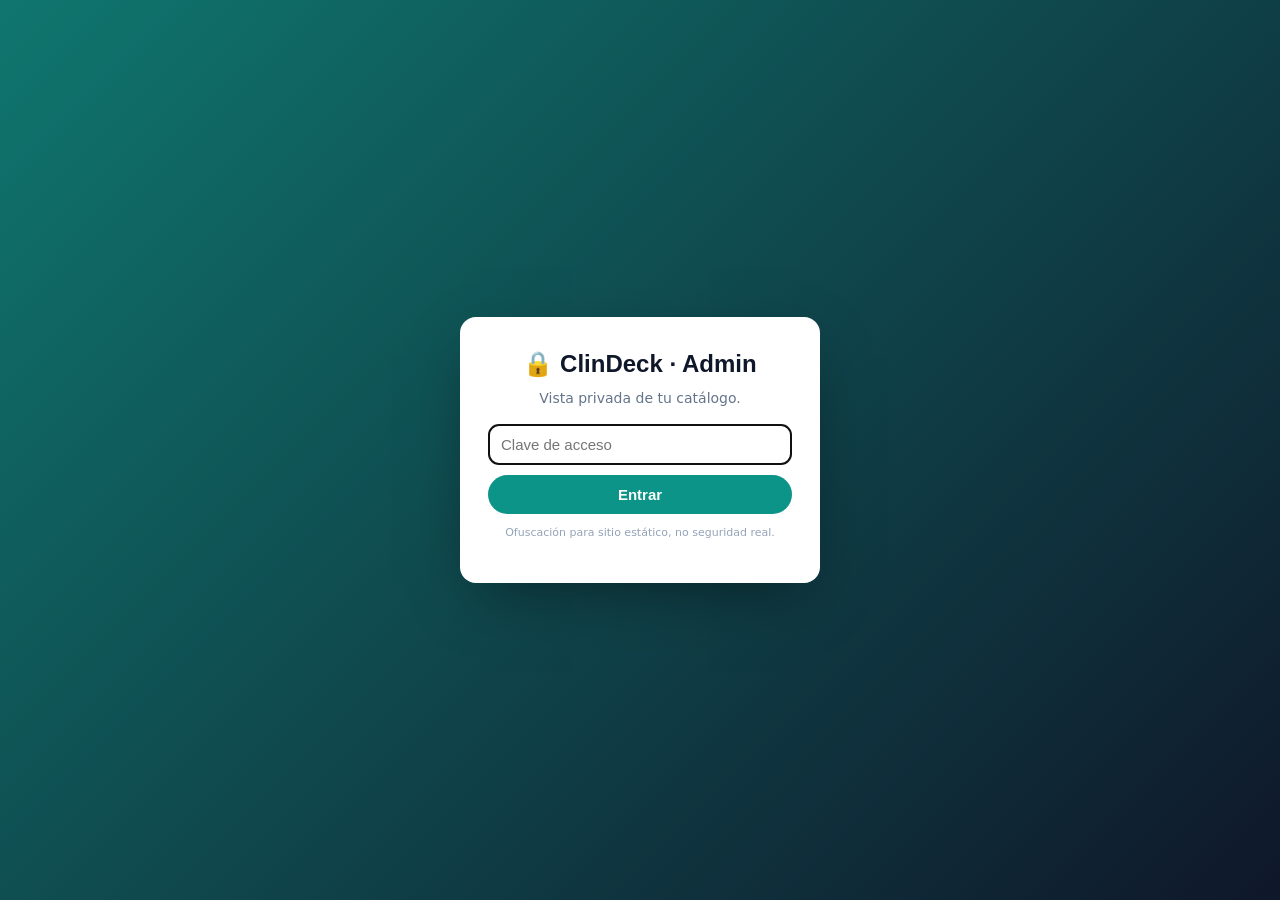
<file: web/admin/ecg.html>
<!DOCTYPE html>
<html lang="es">
<head>
<meta charset="UTF-8" />
<meta name="viewport" content="width=device-width, initial-scale=1.0" />
<meta name="robots" content="noindex, nofollow" />
<title>ClinDeck · Admin — Ecg</title>
<link rel="stylesheet" href="admin.css" />
<script defer src="admin.js"></script>
</head>
<body>
<div class="topbar"><div class="topbar-inner"><a class="logo" href="index.html"><span class="mark">CD</span><span><span style="color:#0F172A">Clin</span><span style="color:#0D9488">Deck</span></span></a><span class="adm-tag">ADMIN</span><div class="links"><a href="index.html">Catálogo admin</a><a href="../index.html" target="_blank">Web pública ↗</a></div></div></div>
<div class="admin-main">
  <div class="subnav"><div class="subnav-inner"><a href="../infographics/ecg.html" target="_blank">🖼️ Infografía ↗</a> <a href="#apuntes">📝 Apuntes</a> <a href="#mnemonicos">🧠 Mnemónicos</a> <a href="#flashcards">🃏 Flashcards</a> <a href="#fuentes">📚 Fuentes</a></div></div>
  <div class="wrap">
    <div class="notice">👁️ Vista privada — así se ve TODO lo que ofreces en este tema. Los compradores reciben esto (PDF/Anki); aquí lo revisas tú.</div>
    <section id="apuntes" class="md"><h1>ECG — lectura sistemática, normal vs patológico</h1>
<p><em>ECG — systematic reading, normal vs abnormal</em></p>
<blockquote>
<p><strong>Tema / Topic:</strong> Electrocardiografía · <strong>Público:</strong> estudiantes y residentes · <strong>Idioma:</strong> ES/EN
<strong>Versión:</strong> 1.1 · <strong>Nivel de evidencia:</strong> estándares AHA/ACCF/HRS + 4ª Definición Universal de IM — ver <code>sources.md</code>
⚕️ <strong>Educativo.</strong> El ECG se interpreta SIEMPRE en contexto clínico. Compara con ECG previos,
correlaciona con síntomas y nunca descartes un síndrome coronario por un ECG "normal".</p>
</blockquote>
<p>Esta es la <strong>fuente de verdad</strong> ("backend"). De aquí salen la infografía, el deck y los mnemónicos.</p>
<hr />
<h2>1. Lectura sistemática en 8 pasos / The 8-step systematic read</h2>
<p>Lee <strong>siempre en el mismo orden</strong> para no saltarte nada:</p>
<ol>
<li><strong>Frecuencia</strong> <em>(Rate)</em> — ¿taqui, bradi o normal?</li>
<li><strong>Ritmo</strong> <em>(Rhythm)</em> — ¿regular? ¿hay onda P antes de cada QRS?</li>
<li><strong>Eje</strong> <em>(Axis)</em> — normal, izquierdo, derecho o extremo.</li>
<li><strong>Onda P</strong> <em>(P wave)</em> — morfología, ¿agrandamiento auricular?</li>
<li><strong>Intervalo PR</strong> <em>(PR)</em> — 120–200 ms (3–5 cuadros chicos).</li>
<li><strong>QRS</strong> — ancho (&lt;120 ms) y morfología (¿bloqueo de rama? ¿hipertrofia?).</li>
<li><strong>Segmento ST / Onda T</strong> — ¿elevación/descenso? ¿T picudas o invertidas?</li>
<li><strong>QT/QTc</strong> — ¿prolongado? (riesgo de torsade).</li>
</ol>
<blockquote>
<p>Velocidad estándar 25 mm/s, 10 mm/mV. Cuadro chico = <strong>0,04 s</strong> (40 ms); cuadro grande = <strong>0,20 s</strong> (200 ms).</p>
</blockquote>
<hr />
<h2>2. ECG NORMAL: valores de referencia / Normal ECG reference values</h2>
<p>Memoriza estos rangos: <strong>son la "regla"</strong> contra la que comparas todo lo demás.</p>
<table>
<thead>
<tr>
<th>Parámetro / Parameter</th>
<th>Normal</th>
<th>Se considera anormal si…</th>
</tr>
</thead>
<tbody>
<tr>
<td><strong>Frecuencia</strong></td>
<td>60–100 lpm</td>
<td>&lt;60 (bradicardia) · &gt;100 (taquicardia)</td>
</tr>
<tr>
<td><strong>Ritmo</strong></td>
<td>Sinusal: P➕ en I, II, aVF y P➖ en aVR, <strong>1 P por QRS</strong></td>
<td>Sin P, P➖ donde debería ser ➕, P no relacionada con QRS</td>
</tr>
<tr>
<td><strong>Onda P</strong></td>
<td>&lt;120 ms ancho y &lt;2,5 mm alto (II)</td>
<td>P ancha/bífida (agrand. izq.) o alta y picuda (agrand. der.)</td>
</tr>
<tr>
<td><strong>Intervalo PR</strong></td>
<td>120–200 ms (3–5 cuadritos)</td>
<td>&gt;200 ms (BAV) · &lt;120 ms (preexcitación/WPW)</td>
</tr>
<tr>
<td><strong>QRS</strong></td>
<td>&lt;120 ms (idealmente &lt;110)</td>
<td>≥120 ms → bloqueo de rama, ritmo ventricular, hiperK</td>
</tr>
<tr>
<td><strong>Eje</strong></td>
<td>−30° a +90°</td>
<td>&lt;−30° (izq.) · &gt;+90° (der.) · extremo</td>
</tr>
<tr>
<td><strong>Onda Q</strong></td>
<td>Pequeña/ausente (&lt;40 ms y &lt;25 % de la R)</td>
<td>Q <strong>ancha (≥40 ms)</strong> o profunda → necrosis previa</td>
</tr>
<tr>
<td><strong>Segmento ST</strong></td>
<td>Isoeléctrico (±1 mm respecto a la línea de base)</td>
<td>Elevación o descenso ≥1 mm → isquemia/lesión</td>
</tr>
<tr>
<td><strong>Onda T</strong></td>
<td>Concordante con el QRS, asimétrica; ➕ en la mayoría (puede ser ➖ en aVR, V1 y a veces III)</td>
<td>T <strong>invertidas</strong> nuevas, <strong>picudas</strong> (hiperK) o aplanadas</td>
</tr>
<tr>
<td><strong>QT / QTc</strong></td>
<td>QTc &lt;450 ms (♂) / &lt;460 ms (♀)</td>
<td>&gt;500 ms → alto riesgo de torsade</td>
</tr>
<tr>
<td><strong>Progresión de R (precordiales)</strong></td>
<td>R crece y S decrece de V1→V6; transición en V3–V4</td>
<td>Mala progresión de R, R alta en V1 (posterior/HVD)</td>
</tr>
</tbody>
</table>
<blockquote>
<p><strong>Regla mental:</strong> <em>"ritmo sinusal, FC 60–100, PR e intervalos en rango, sin Q ni ST ni T raras, QTc normal"</em> = <strong>ECG normal</strong>.</p>
</blockquote>
<hr />
<h2>3. ¿Normal o patológico? Cómo decidir / Normal or abnormal? How to decide</h2>
<p><strong>Algoritmo simple:</strong> recorre los 8 pasos; <strong>si TODOS caen en el rango de la tabla §2 y NO hay ninguna bandera de abajo → ECG normal.</strong> Basta <strong>un</strong> hallazgo fuera de rango para llamarlo <strong>anormal</strong> y entonces localizas el patrón.</p>
<h3>Lo que convierte un ECG en patológico <em>(any of these = abnormal)</em></h3>
<ul>
<li>❌ <strong>No es sinusal</strong> (sin P, P invertida, FA/flutter, ritmo de la unión o ventricular).</li>
<li>❌ <strong>FC &lt;60 o &gt;100</strong> sin causa fisiológica.</li>
<li>❌ <strong>PR &gt;200 ms</strong> (bloqueo AV) o <strong>&lt;120 ms con delta</strong> (preexcitación).</li>
<li>❌ <strong>QRS ≥120 ms</strong> (bloqueo de rama, ritmo ventricular, hiperK, marcapasos).</li>
<li>❌ <strong>Onda Q patológica</strong> (necrosis antigua).</li>
<li>❌ <strong>Segmento ST elevado o descendido ≥1 mm</strong> en derivaciones contiguas.</li>
<li>❌ <strong>Onda T invertida nueva, picuda o aplanada</strong> anormal.</li>
<li>❌ <strong>QTc &gt;450–460 ms</strong> (y sobre todo &gt;500 ms).</li>
<li>❌ <strong>Criterios de hipertrofia/agrandamiento</strong> (Sokolow-Lyon, P mitral/pulmonale).</li>
</ul>
<h3>Tabla rápida: rasgo normal vs ejemplo patológico</h3>
<table>
<thead>
<tr>
<th>Rasgo</th>
<th>Normal</th>
<th>Patológico (ejemplo) → significado</th>
</tr>
</thead>
<tbody>
<tr>
<td><strong>Ritmo</strong></td>
<td>Sinusal regular</td>
<td>Irregular sin P → <strong>FA</strong></td>
</tr>
<tr>
<td><strong>Conducción</strong></td>
<td>PR 120–200 fijo</td>
<td>PR que se alarga y "cae" → <strong>Mobitz I</strong>; P y QRS disociados → <strong>BAV completo</strong></td>
</tr>
<tr>
<td><strong>QRS</strong></td>
<td>Estrecho &lt;120 ms</td>
<td>Ancho con rSR' en V1 → <strong>BRD</strong>; ancho mellado en V6 → <strong>BRI</strong></td>
</tr>
<tr>
<td><strong>ST</strong></td>
<td>Isoeléctrico</td>
<td>Elevado convexo → <strong>STEMI</strong>; descendido → <strong>isquemia</strong></td>
</tr>
<tr>
<td><strong>Onda T</strong></td>
<td>Asimétrica, concordante</td>
<td><strong>Picuda</strong> → <strong>hiperK</strong>; <strong>invertida</strong> → isquemia/sobrecarga</td>
</tr>
<tr>
<td><strong>QT</strong></td>
<td>QTc &lt;450/460</td>
<td>QTc &gt;500 → riesgo de <strong>torsade</strong></td>
</tr>
</tbody>
</table>
<blockquote>
<p>⚠️ <strong>Importante:</strong> un <strong>ECG normal NO descarta</strong> cardiopatía si la clínica es sospechosa
(angina, síncope). Repite el ECG, compáralo con previos y correlaciona con troponinas/clínica.</p>
</blockquote>
<p><em>(Ejemplos visuales de cada trazado: ver la infografía <code>web/infographics/ecg.html</code>, página 2 — "Atlas: normal vs patológico".)</em></p>
<hr />
<h2>4. Frecuencia y ritmo / Rate &amp; rhythm</h2>
<h3>Calcular la frecuencia <em>(Rate)</em></h3>
<ul>
<li><strong>Regla 300:</strong> 300 ÷ (nº de cuadros <strong>grandes</strong> entre dos R) → <code>300, 150, 100, 75, 60, 50</code>.</li>
<li><strong>Regla de los 6 s:</strong> cuenta QRS en 6 s (30 cuadros grandes) × 10 (útil si es <strong>irregular</strong>).</li>
</ul>
<h3>Definir el ritmo <em>(Rhythm)</em></h3>
<ul>
<li>¿<strong>Regular</strong> o irregular? ¿Onda <strong>P</strong> antes de <strong>cada</strong> QRS y QRS tras cada P?</li>
<li><strong>Sinusal normal:</strong> P positiva en II, negativa en aVR, 1 P por QRS, 60–100 lpm.</li>
<li><strong>Fibrilación auricular:</strong> irregularmente irregular, <strong>sin</strong> ondas P (línea de base fibrilante).</li>
<li><strong>Flutter auricular:</strong> ondas en "dientes de sierra" (~300/min), conducción 2:1, 3:1…</li>
<li><strong>TSV:</strong> taquicardia regular de QRS estrecho, sin P claras.</li>
<li><strong>TV:</strong> taquicardia <strong>regular de QRS ancho</strong> → trátala como TV hasta demostrar lo contrario.</li>
</ul>
<hr />
<h2>5. Eje e intervalos / Axis &amp; intervals</h2>
<h3>Eje <em>(Axis)</em> — método rápido con I y aVF</h3>
<table>
<thead>
<tr>
<th>Lead I</th>
<th>aVF</th>
<th>Eje</th>
</tr>
</thead>
<tbody>
<tr>
<td>➕</td>
<td>➕</td>
<td><strong>Normal</strong> (−30° a +90°)</td>
</tr>
<tr>
<td>➕</td>
<td>➖</td>
<td>Revisa II: II ➕ = normal; II ➖ = <strong>desviación izquierda (DEI)</strong></td>
</tr>
<tr>
<td>➖</td>
<td>➕</td>
<td><strong>Desviación derecha (DED)</strong></td>
</tr>
<tr>
<td>➖</td>
<td>➖</td>
<td><strong>Eje extremo / "tierra de nadie"</strong></td>
</tr>
</tbody>
</table>
<h3>Intervalos clave <em>(Key intervals)</em></h3>
<ul>
<li><strong>PR:</strong> 120–200 ms. Largo fijo → BAV 1.º. Corto + delta → preexcitación (WPW).</li>
<li><strong>QRS:</strong> &lt;120 ms. Ancho → bloqueo de rama, ritmo ventricular, hiperK, marcapasos.</li>
<li><strong>QTc</strong> (Bazett = QT/√RR): normal <strong>&lt;450 ms (H) / &lt;460 ms (M)</strong>; <strong>&gt;500 ms</strong> = alto riesgo de torsade.</li>
</ul>
<hr />
<h2>6. Isquemia e infarto / Ischemia &amp; infarction</h2>
<h3>Cambios y su significado</h3>
<ul>
<li><strong>Elevación del ST</strong> (en ≥2 derivaciones contiguas) → <strong>lesión transmural aguda (STEMI)</strong>.</li>
<li><strong>Descenso del ST / T invertida</strong> → isquemia subendocárdica o cambios recíprocos.</li>
<li><strong>Onda Q patológica</strong> → necrosis (infarto establecido).</li>
<li><strong>T hiperaguda picuda</strong> → fase muy precoz del STEMI.</li>
</ul>
<h3>Territorios y arteria culpable / Territory → artery</h3>
<table>
<thead>
<tr>
<th>Territorio</th>
<th>Derivaciones</th>
<th>Arteria probable</th>
</tr>
</thead>
<tbody>
<tr>
<td><strong>Septal</strong></td>
<td>V1–V2</td>
<td>DA (LAD)</td>
</tr>
<tr>
<td><strong>Anterior</strong></td>
<td>V3–V4</td>
<td>DA (LAD)</td>
</tr>
<tr>
<td><strong>Lateral</strong></td>
<td>I, aVL, V5–V6</td>
<td>Circunfleja (LCx) / diagonal</td>
</tr>
<tr>
<td><strong>Inferior</strong></td>
<td>II, III, aVF</td>
<td><strong>CD (RCA)</strong> (a veces LCx)</td>
</tr>
<tr>
<td><strong>Posterior</strong></td>
<td>descenso ST V1–V3 + R alta</td>
<td>CD / LCx</td>
</tr>
<tr>
<td><strong>VD</strong></td>
<td>V4R (elevación)</td>
<td>CD proximal</td>
</tr>
</tbody>
</table>
<blockquote>
<p><strong>Recíprocos:</strong> un STEMI inferior suele dar <strong>descenso del ST en I/aVL</strong>; confirma la sospecha.
🚩 En IM <strong>inferior</strong>, pide <strong>V4R</strong>: si hay infarto de <strong>VD</strong>, evita nitratos (precarga-dependiente).</p>
</blockquote>
<hr />
<h2>7. Arritmias y bloqueos / Arrhythmias &amp; blocks</h2>
<h3>Bloqueos AV <em>(AV blocks)</em></h3>
<ul>
<li><strong>1.º grado:</strong> PR <strong>largo fijo</strong> (&gt;200 ms), todas las P conducen.</li>
<li><strong>2.º Mobitz I (Wenckebach):</strong> PR <strong>se alarga progresivamente</strong> hasta que <strong>cae</strong> un QRS.</li>
<li><strong>2.º Mobitz II:</strong> PR <strong>constante</strong> y de pronto <strong>cae</strong> un QRS → riesgo de progresar a completo (marcapasos).</li>
<li><strong>3.º grado (completo):</strong> <strong>disociación AV</strong> — P y QRS independientes, sin relación.</li>
</ul>
<h3>Bloqueos de rama <em>(Bundle branch blocks)</em> — QRS ≥120 ms</h3>
<ul>
<li><strong>BRD (RBBB):</strong> patrón <strong>rSR'</strong> ("orejas de conejo") en <strong>V1</strong>; S ancha en I/V6. → "<strong>MaRRoW</strong>".</li>
<li><strong>BRI (LBBB):</strong> QRS ancho y mellado en <strong>I/V6</strong>; QS/rS en V1. → "<strong>WiLLiaM</strong>". <em>(BRI nuevo + dolor = activar protocolo.)</em></li>
</ul>
<h3>Otras "no te las pierdas"</h3>
<ul>
<li><strong>Hiperpotasemia:</strong> T <strong>picudas</strong> → P plana → <strong>QRS ancho</strong> → onda sinusal (urgencia).</li>
<li><strong>TV:</strong> QRS ancho, regular, rápida; <strong>inestable → cardioversión</strong>.</li>
<li><strong>Torsade de pointes:</strong> TV polimorfa con QT largo; trata con <strong>magnesio</strong>.</li>
<li><strong>WPW:</strong> PR corto + <strong>onda delta</strong> + QRS ancho.</li>
<li><strong>Pericarditis:</strong> elevación ST <strong>difusa, cóncava</strong> + descenso del PR.</li>
</ul>
<hr />
<h2>8. Perlas clínicas / Clinical pearls</h2>
<ul>
<li><strong>Lee siempre igual</strong> (los 8 pasos): la sistemática evita errores más que el "ojo clínico".</li>
<li><strong>Compara con un ECG previo</strong> — un BRI o una Q pueden ser <strong>viejos</strong>.</li>
<li><strong>QRS ancho + taquicardia regular = TV</strong> hasta que se demuestre lo contrario (sobre todo si hay cardiopatía).</li>
<li><strong>ST elevado no siempre es IM:</strong> repolarización precoz, pericarditis, BRI, hiperK, aneurisma, Brugada.</li>
<li><strong>Sgarbossa</strong> ayuda a leer isquemia cuando hay <strong>BRI</strong> o marcapasos.</li>
<li><strong>"Tiempo es músculo":</strong> ante STEMI, la lectura rápida activa el cateterismo.</li>
</ul>
<h2>9. Banderas rojas / Red flags</h2>
<ul>
<li>🚩 <strong>Elevación del ST</strong> en derivaciones contiguas → activar protocolo STEMI.</li>
<li>🚩 <strong>BRI nuevo</strong> con dolor torácico → trátalo como equivalente de STEMI hasta descartar.</li>
<li>🚩 <strong>Mobitz II o BAV completo</strong> → riesgo de asistolia; marcapasos.</li>
<li>🚩 <strong>QTc &gt;500 ms</strong> → riesgo de torsade; revisa fármacos y electrolitos.</li>
<li>🚩 <strong>T picudas + QRS ancho</strong> → hiperpotasemia: trata YA (calcio, etc.).</li>
<li>🚩 <strong>Taquicardia de QRS ancho inestable</strong> → cardioversión, no demores con dudas diagnósticas.</li>
</ul>
<hr />
<h2>10. Para la versión "explica-fácil" (pacientes) / Patient-friendly</h2>
<ul>
<li>"El ECG mira la <strong>actividad eléctrica</strong> del corazón, no lo 'tapado' de las arterias directamente."</li>
<li>"Un ECG normal <strong>no descarta</strong> un problema del corazón si tienes síntomas — pueden hacer falta más pruebas."</li>
<li>"Si tienes dolor de pecho, sudor frío o falta de aire: <strong>busca ayuda urgente</strong>, no esperes en casa."</li>
</ul>
<hr />
<p><em>Fuentes y nivel de evidencia → <code>sources.md</code>. Mnemónicos → <code>mnemonics.md</code>. Deck → <code>flashcards.md</code>.</em></p></section>
<section id="mnemonicos" class="md"><h1>ECG — Mnemónicos / Mnemonics</h1>
<p><em>ClinDeck · v1.0 · ES/EN · educativo</em></p>
<p>Ayudas de memoria para la lectura del electrocardiograma. No sustituyen el razonamiento clínico.</p>
<hr />
<h2>1. Lectura sistemática / The systematic read</h2>
<p><strong>"Frecuencia, Ritmo, Eje, P, PR, QRS, ST-T, QT"</strong> — los 8 pasos, siempre en orden.</p>
<blockquote>
<p>EN: <strong>"Rate, Rhythm, Axis, P, PR, QRS, ST/T, QT"</strong> — read it the same way every time.</p>
</blockquote>
<hr />
<h2>2. Bloqueos de rama / Bundle branch blocks — <strong>WiLLiaM MaRRoW</strong></h2>
<p>Mira <strong>V1</strong> y <strong>V6</strong>:</p>
<table>
<thead>
<tr>
<th></th>
<th>V1</th>
<th>V6</th>
<th>Patrón</th>
</tr>
</thead>
<tbody>
<tr>
<td><strong>BRI (LBBB) = WiLLiaM</strong></td>
<td><strong>W</strong> (QS, abajo)</td>
<td><strong>M</strong> (arriba)</td>
<td>"William"</td>
</tr>
<tr>
<td><strong>BRD (RBBB) = MaRRoW</strong></td>
<td><strong>M</strong> (rSR', orejas de conejo)</td>
<td><strong>W</strong> (S ancha)</td>
<td>"Marrow"</td>
</tr>
</tbody>
</table>
<blockquote>
<p>Truco: la <strong>L</strong> de <strong>L</strong>BBB y de <strong>W</strong>i<strong>LL</strong>ia<strong>M</strong>; la <strong>R</strong> de <strong>R</strong>BBB y de Ma<strong>RR</strong>ow.</p>
</blockquote>
<hr />
<h2>3. Eje rápido / Quick axis — "pulgares"</h2>
<p>Mira <strong>I</strong> y <strong>aVF</strong> como dos pulgares:
- <strong>Ambos ➕ (arriba)</strong> → eje <strong>normal</strong> ("los dos se saludan").
- <strong>I ➕, aVF ➖</strong> → posible <strong>izquierda</strong> (confirma con II).
- <strong>I ➖, aVF ➕</strong> → <strong>derecha</strong>.
- <strong>Ambos ➖</strong> → <strong>eje extremo</strong>.</p>
<blockquote>
<p>Regla: <em>"si I y aVF apuntan el uno al otro (ambos positivos), todo bien".</em></p>
</blockquote>
<hr />
<h2>4. Territorios del IM / MI territories — <strong>"I See All Leads, Septal"</strong></h2>
<table>
<thead>
<tr>
<th>Territorio</th>
<th>Derivaciones</th>
<th>Arteria</th>
</tr>
</thead>
<tbody>
<tr>
<td><strong>I</strong>nferior</td>
<td>II, III, aVF</td>
<td><strong>RCA</strong> (CD)</td>
</tr>
<tr>
<td><strong>S</strong>eptal</td>
<td>V1–V2</td>
<td><strong>LAD</strong> (DA)</td>
</tr>
<tr>
<td><strong>A</strong>nterior</td>
<td>V3–V4</td>
<td><strong>LAD</strong> (DA)</td>
</tr>
<tr>
<td><strong>L</strong>ateral</td>
<td>I, aVL, V5–V6</td>
<td><strong>LCx</strong> (circunfleja)</td>
</tr>
</tbody>
</table>
<blockquote>
<p>Mnemónico de arterias: <strong>inferior = RCA</strong>, <strong>anterior/septal = LAD</strong>, <strong>lateral = LCx</strong>.
"<strong>SALI</strong>": <strong>S</strong>eptal, <strong>A</strong>nterior, <strong>L</strong>ateral, <strong>I</strong>nferior — de V1 hacia las extremidades.</p>
</blockquote>
<hr />
<h2>5. Bloqueos AV / AV blocks — "más largo, más largo, ¡cayó!"</h2>
<ul>
<li><strong>1.º grado:</strong> <em>"PR largo, pero llega"</em> (PR fijo &gt;200 ms, ninguna P se pierde).</li>
<li><strong>Mobitz I (Wenckebach):</strong> <em>"más largo, más largo, más largo… ¡cayó!"</em> (PR crece hasta caer un QRS).</li>
<li><strong>Mobitz II:</strong> <em>"normal, normal, ¡cayó!"</em> (PR constante y de pronto se pierde un QRS).</li>
<li><strong>3.º (completo):</strong> <em>"cada uno a lo suyo"</em> (P y QRS <strong>disociados</strong>).</li>
</ul>
<blockquote>
<p>EN: <em>"Longer, longer, longer, drop — then you have a Wenckebach.</em> / <em>If some Ps just don't get through, then you have Mobitz II."</em></p>
</blockquote>
<hr />
<h2>6. Causas de QT largo / Long-QT causes — drogas y electrolitos</h2>
<p><strong>"Bajos que alargan: hipo-K, hipo-Mg, hipo-Ca"</strong> + fármacos <strong>"ABCDE"</strong>:
- <strong>A</strong>ntiarrítmicos (sotalol, amiodarona, quinidina)
- <strong>A</strong>ntibióticos (macrólidos, fluoroquinolonas)
- <strong>A</strong>ntipsicóticos / <strong>A</strong>ntidepresivos
- <strong>A</strong>ntieméticos (ondansetrón)
- <strong>A</strong>ntifúngicos (azoles)</p>
<blockquote>
<p>Regla práctica: <strong>QTc &gt;500 ms = peligro de torsade</strong>. Trata la torsade con <strong>magnesio</strong>.</p>
</blockquote>
<hr />
<h2>7. Hiperpotasemia: la escalera / Hyperkalemia ladder</h2>
<p><strong>"T picuda → P se aplana → PR/QRS se ensanchan → onda sinusal → paro"</strong></p>
<blockquote>
<p>EN: <em>"Tall tented T → flat P → wide QRS → sine wave."</em> Cuanto más sube el K⁺, peor el trazo.</p>
</blockquote>
<hr />
<p><em>Datos clínicos completos → <code>notes.md</code>. Fuentes → <code>sources.md</code>.</em></p></section>
<section id="flashcards" class="md"><h1>ECG — Deck de Flashcards / Flashcard Deck</h1>
<p><em>ClinDeck · v1.0 · ES/EN · 30 cartas · educativo</em></p>
<p>Deck fuente en formato <code>Frente | Reverso</code>, importable a <strong>Anki</strong> (CSV, separador <code>|</code>).
Mismo procedimiento que el deck de Antibióticos (ver <code>content/antibioticos/flashcards.md</code>).</p>
<hr />
<h2>CSV (Front | Back)</h2>
<pre><code class="language-csv">¿Cuáles son los 8 pasos de la lectura sistemática del ECG?|Frecuencia, ritmo, eje, onda P, intervalo PR, QRS, segmento ST/onda T y QT/QTc.
¿Cuánto dura un cuadro chico y uno grande a 25 mm/s?|Cuadro chico = 0,04 s (40 ms); cuadro grande = 0,20 s (200 ms).
¿Cómo se calcula la frecuencia con la regla del 300?|300 dividido entre el número de cuadros grandes entre dos ondas R (300, 150, 100, 75, 60, 50).
¿Qué método usar para calcular la frecuencia si el ritmo es irregular?|Contar los QRS en 6 segundos (30 cuadros grandes) y multiplicar por 10.
Define ritmo sinusal normal.|Onda P positiva en II y negativa en aVR, una P por cada QRS, frecuencia 60–100 lpm.
¿Cómo se ve la fibrilación auricular en el ECG?|Irregularmente irregular, sin ondas P, con línea de base fibrilante.
¿Cómo distingues el flutter auricular?|Ondas en &quot;dientes de sierra&quot; a ~300/min con conducción AV fija (2:1, 3:1...).
Método rápido del eje con I y aVF: ambos positivos.|Eje normal (entre −30° y +90°).
Eje: I positivo y aVF negativo, ¿qué haces?|Revisar la derivación II: si II es positiva el eje es normal; si es negativa hay desviación izquierda.
Eje: I negativo y aVF positivo.|Desviación del eje a la derecha.
Valores normales del intervalo PR.|120–200 ms (3 a 5 cuadros chicos).
¿Qué sugiere un PR corto con onda delta?|Preexcitación ventricular (síndrome de Wolff-Parkinson-White).
Ancho normal del QRS y qué significa si está ensanchado.|&lt;120 ms; ensanchado sugiere bloqueo de rama, ritmo ventricular, hiperpotasemia o marcapasos.
¿Qué QTc se considera de alto riesgo de torsade?|QTc mayor de 500 ms.
Patrón de bloqueo de rama derecha (BRD) en V1.|rSR' (&quot;orejas de conejo&quot;) en V1 con S ancha en I y V6 (mnemónico MaRRoW).
Patrón de bloqueo de rama izquierda (BRI) en V1 y V6.|QS o rS en V1 y QRS ancho mellado en I/V6 (mnemónico WiLLiaM).
¿Qué significa la elevación del ST en dos derivaciones contiguas?|Lesión transmural aguda: infarto con elevación del ST (STEMI).
Territorio inferior: derivaciones y arteria.|II, III y aVF; arteria coronaria derecha (RCA) habitualmente.
Territorio anterior/septal: derivaciones y arteria.|V1–V2 (septal) y V3–V4 (anterior); arteria descendente anterior (LAD).
Territorio lateral: derivaciones y arteria.|I, aVL, V5–V6; arteria circunfleja (LCx) o diagonal.
¿Qué son los cambios recíprocos en un STEMI inferior?|Descenso del ST en I y aVL, que apoya el diagnóstico de infarto inferior.
¿Por qué pedir V4R en un infarto inferior?|Para detectar infarto del ventrículo derecho; si lo hay, evitar nitratos (es precarga-dependiente).
Bloqueo AV de 1.º grado.|Intervalo PR largo y fijo (&gt;200 ms); todas las ondas P conducen.
Bloqueo AV de 2.º grado Mobitz I (Wenckebach).|El PR se alarga progresivamente hasta que cae un QRS.
Bloqueo AV de 2.º grado Mobitz II.|PR constante y de pronto cae un QRS; riesgo de progresar a bloqueo completo (marcapasos).
Bloqueo AV de 3.º grado (completo).|Disociación AV: ondas P y QRS independientes, sin relación entre sí.
Secuencia del ECG en hiperpotasemia.|T picudas → onda P se aplana → QRS se ensancha → onda sinusal.
Una taquicardia regular de QRS ancho, ¿cómo se asume?|Como taquicardia ventricular (TV) hasta demostrar lo contrario.
Tratamiento de la torsade de pointes.|Sulfato de magnesio (y corregir el QT largo y los electrolitos).
ECG típico de la pericarditis aguda.|Elevación del ST difusa y cóncava con descenso del segmento PR.
</code></pre>
<hr />
<h2>Versión EN (Front | Back) — mercado en inglés</h2>
<pre><code class="language-csv">What are the 8 steps of systematic ECG reading?|Rate, rhythm, axis, P wave, PR interval, QRS, ST segment/T wave, and QT/QTc.
How do you calculate rate with the rule of 300?|300 divided by the number of large boxes between two R waves (300, 150, 100, 75, 60, 50).
RBBB pattern in V1?|rSR' (&quot;rabbit ears&quot;) in V1 with a wide S in I and V6 (mnemonic: MaRRoW).
LBBB pattern in V1/V6?|QS or rS in V1 and a wide, notched QRS in I/V6 (mnemonic: WiLLiaM).
Inferior MI: leads and culprit artery?|II, III, aVF; usually the right coronary artery (RCA).
Anterior/septal MI: leads and artery?|V1–V2 (septal) and V3–V4 (anterior); the left anterior descending (LAD).
Mobitz I (Wenckebach) second-degree AV block?|Progressive PR lengthening until a QRS is dropped.
Mobitz II second-degree AV block?|Constant PR with a suddenly dropped QRS; risk of complete block (pacemaker).
Third-degree (complete) AV block?|AV dissociation: independent P waves and QRS complexes.
Treatment of torsade de pointes?|Magnesium sulfate (plus correcting QT and electrolytes).
</code></pre>
<blockquote>
<p>El deck completo a la venta incluye 60+ cartas (ES+EN), imágenes de los territorios
y de los bloqueos AV. Esta muestra (free preview) se publica en Reddit.</p>
</blockquote></section>
<section id="fuentes" class="md"><h1>ECG — Fuentes y nivel de evidencia / Sources &amp; evidence level</h1>
<p><em>ClinDeck · v1.0</em></p>
<p>ClinDeck cita siempre la fuente. La interpretación del ECG se basa en <strong>estándares de
sociedades</strong> y referencias clásicas de enseñanza. Correlaciona SIEMPRE con la clínica
y con ECG previos del paciente.</p>
<h2>Fuentes primarias / Primary sources</h2>
<ol>
<li>
<p><strong>AHA/ACCF/HRS — Recommendations for the Standardization and Interpretation of the
   Electrocardiogram</strong> (serie de documentos). Kligfield P, et al. <em>Circulation</em> /
   <em>J Am Coll Cardiol.</em> 2007 y siguientes.
   → Bases de medición de intervalos, eje y morfología (§1–§3).</p>
</li>
<li>
<p><strong>Fourth Universal Definition of Myocardial Infarction (2018).</strong>
   Thygesen K, et al. <em>Circulation</em> 2018;138:e618–e651.
   → Criterios de elevación del ST e infarto (§4).</p>
</li>
<li>
<p><strong>ACC/AHA/HRS — Guideline on the Evaluation and Management of Bradycardia and
   Cardiac Conduction Delay (2018).</strong> Kusumoto FM, et al. <em>Circulation</em> 2019.
   → Bloqueos AV y de rama (§5).</p>
</li>
<li>
<p><strong>AHA ACLS — Adult Tachycardia / Bradycardia algorithms</strong> (edición vigente).
   → Conducta ante taquiarritmias y bradiarritmias inestables (§5, §7).</p>
</li>
<li>
<p><strong>Sgarbossa EB, et al.</strong> Electrocardiographic diagnosis of evolving acute MI in the
   presence of LBBB. <em>N Engl J Med.</em> 1996 (y criterios de Smith modificados).
   → Isquemia con BRI / marcapasos (§6).</p>
</li>
<li>
<p><strong>Referencias de enseñanza de apoyo:</strong> <em>Dubin — Rapid Interpretation of EKG's</em>;
   <em>Surawicz &amp; Knilans — Chou's Electrocardiography</em>; recursos educativos tipo
   <em>Life in the Fast Lane (LITFL) ECG Library</em> (terciaria).</p>
</li>
</ol>
<h2>Nivel de evidencia / Evidence level</h2>
<ul>
<li>Los <strong>criterios diagnósticos</strong> (STEMI, bloqueos, QT) provienen de <strong>guías de
  sociedades</strong> y definiciones de consenso.</li>
<li>Las <strong>mediciones e intervalos</strong> son estándares técnicos establecidos.</li>
<li>La <strong>conducta</strong> ante arritmias inestables sigue <strong>ACLS</strong>; ajustar a protocolo local.</li>
</ul>
<h2>Mantenimiento</h2>
<ul>
<li>Revisar al menos <strong>anualmente</strong> y al publicarse nuevas guías.</li>
<li>Registrar cambios en el encabezado de <code>notes.md</code> (campo <em>Versión</em>).</li>
<li>⚕️ Material <strong>educativo</strong>; no sustituye el juicio clínico ni la correlación con la clínica.</li>
</ul></section>
  </div>
  <footer class="adm">ClinDeck · vista admin · generado desde <code>content/ecg/</code></footer>
</div>
</body>
</html>
</file>
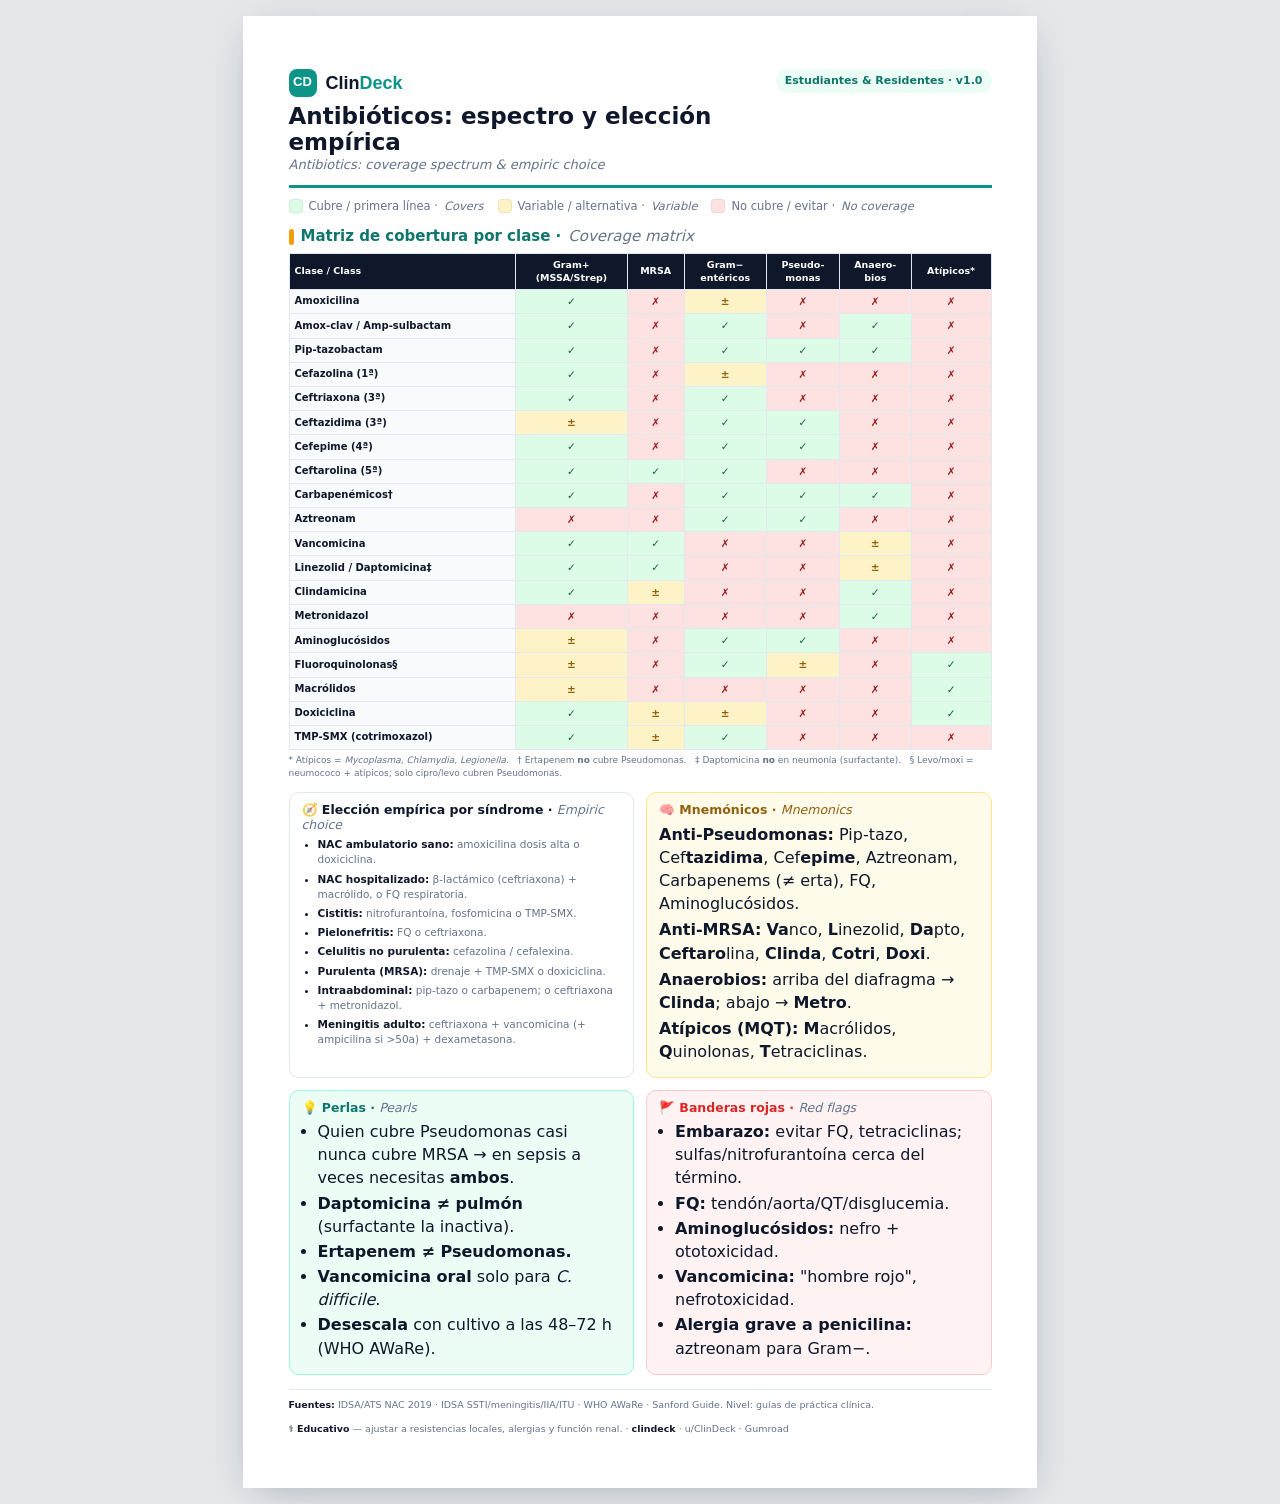
<file: web/infographics/antibioticos.html>
<!DOCTYPE html>
<html lang="es">
<head>
<meta charset="UTF-8" />
<meta name="viewport" content="width=device-width, initial-scale=1.0" />
<title>ClinDeck · Antibióticos — espectro y elección empírica</title>
<style>
  /* ===== ClinDeck infografía — autocontenida, A4, imprimible ===== */
  :root{
    --teal:#0D9488; --teal-dark:#0F766E; --ink:#0F172A; --gray:#64748B;
    --surface:#F8FAFC; --amber:#F59E0B; --red:#DC2626; --green:#16A34A; --line:#E2E8F0;
    --cover:#DCFCE7; --cover-ink:#166534;      /* verde: cubre */
    --part:#FEF3C7;  --part-ink:#92600A;        /* ámbar: variable */
    --no:#FEE2E2;    --no-ink:#991B1B;          /* rojo: no cubre */
  }
  *{box-sizing:border-box;}
  body{
    margin:0; background:#e5e7eb; color:var(--ink);
    font-family:"Inter",system-ui,-apple-system,Segoe UI,Roboto,sans-serif; line-height:1.45;
    -webkit-print-color-adjust:exact; print-color-adjust:exact;
  }
  .page{
    width:210mm; min-height:297mm; margin:16px auto; background:#fff; padding:14mm 12mm;
    box-shadow:0 10px 40px -12px rgba(15,23,42,.3);
  }
  h1,h2,h3{font-family:"Poppins","Inter",system-ui,sans-serif; line-height:1.15; margin:0;}
  .mono{font-family:ui-monospace,Menlo,monospace;}

  /* header */
  .head{display:flex; align-items:flex-start; justify-content:space-between; gap:14px; border-bottom:3px solid var(--teal); padding-bottom:10px;}
  .brand{display:flex; align-items:center; gap:9px; font-family:"Poppins",sans-serif; font-weight:700; font-size:18px;}
  .brand .mark{width:28px;height:28px;border-radius:8px;background:var(--teal);color:#fff;display:grid;place-items:center;font-size:13px;}
  .brand .clin{color:var(--ink);} .brand .deck{color:var(--teal);}
  .title h1{font-size:23px;}
  .title .sub{color:var(--gray); font-size:13px; font-style:italic;}
  .badge{align-self:flex-start; font-size:11px; font-weight:600; color:var(--teal-dark); background:#ecfdf5; padding:4px 9px; border-radius:999px; white-space:nowrap;}

  /* legend */
  .legend{display:flex; gap:14px; flex-wrap:wrap; margin:10px 0 12px; font-size:11.5px; color:var(--gray);}
  .legend span{display:inline-flex; align-items:center; gap:6px;}
  .chip{width:14px;height:14px;border-radius:4px;display:inline-block;border:1px solid rgba(0,0,0,.06);}
  .chip.c{background:var(--cover);} .chip.p{background:var(--part);} .chip.n{background:var(--no);}

  h2.sec{font-size:15px; color:var(--teal-dark); margin:14px 0 7px; display:flex; align-items:center; gap:7px;}
  h2.sec::before{content:""; width:5px; height:16px; background:var(--amber); border-radius:3px; display:inline-block;}

  /* matrix */
  table{border-collapse:collapse; width:100%; font-size:10.5px;}
  th,td{border:1px solid var(--line); padding:4px 5px; text-align:center;}
  thead th{background:var(--ink); color:#fff; font-weight:600; font-size:9.5px;}
  tbody th{background:var(--surface); text-align:left; font-weight:600; white-space:nowrap; font-size:10px;}
  td.c{background:var(--cover); color:var(--cover-ink); font-weight:700;}
  td.p{background:var(--part); color:var(--part-ink); font-weight:700;}
  td.n{background:var(--no); color:var(--no-ink); font-weight:700;}
  .foot-note{font-size:9px; color:var(--gray); margin-top:4px;}

  /* two columns */
  .cols{display:grid; grid-template-columns:1fr 1fr; gap:12px;}
  .box{border:1px solid var(--line); border-radius:10px; padding:10px 12px; break-inside:avoid;}
  .box h3{font-size:12.5px; margin-bottom:5px;}
  .algo{font-size:10.5px;}
  .algo .syn{font-weight:700; color:var(--ink);}
  .algo .rx{color:var(--gray);}
  .algo li{margin-bottom:4px;}
  ul{margin:4px 0; padding-left:16px;}
  li{margin-bottom:2px;}

  .pearls{background:#ecfdf5; border:1px solid #99f6e4;}
  .pearls h3{color:var(--teal-dark);}
  .redflags{background:#fef2f2; border:1px solid #fecaca;}
  .redflags h3{color:var(--red);}
  .mnem{background:#fffbeb; border:1px solid #fde68a;}
  .mnem h3{color:var(--part-ink);}
  .mnem b{color:var(--ink);}

  .grid2{display:grid; grid-template-columns:1fr 1fr; gap:12px;}

  footer{margin-top:14px; padding-top:8px; border-top:1px solid var(--line); font-size:9.5px; color:var(--gray); display:flex; justify-content:space-between; gap:10px; flex-wrap:wrap;}
  footer b{color:var(--ink);}

  /* print */
  @media print{
    body{background:#fff;}
    .page{box-shadow:none; margin:0; width:auto; padding:8mm;}
    @page{size:A4; margin:8mm;}
    .box, table, .cols{break-inside:avoid;}
  }
</style>
</head>
<body>
<div class="page">

  <!-- HEADER -->
  <div class="head">
    <div class="title">
      <div class="brand"><span class="mark">CD</span><span><span class="clin">Clin</span><span class="deck">Deck</span></span></div>
      <h1 style="margin-top:6px">Antibióticos: espectro y elección empírica</h1>
      <div class="sub">Antibiotics: coverage spectrum &amp; empiric choice</div>
    </div>
    <div class="badge">Estudiantes &amp; Residentes · v1.0</div>
  </div>

  <!-- LEGEND -->
  <div class="legend">
    <span><i class="chip c"></i> Cubre / primera línea · <i>Covers</i></span>
    <span><i class="chip p"></i> Variable / alternativa · <i>Variable</i></span>
    <span><i class="chip n"></i> No cubre / evitar · <i>No coverage</i></span>
  </div>

  <!-- MATRIX -->
  <h2 class="sec">Matriz de cobertura por clase · <span style="font-weight:400;font-style:italic;color:var(--gray)">Coverage matrix</span></h2>
  <table>
    <thead>
      <tr>
        <th style="text-align:left">Clase / Class</th>
        <th>Gram+ <br>(MSSA/Strep)</th><th>MRSA</th><th>Gram−<br>entéricos</th>
        <th>Pseudo-<br>monas</th><th>Anaero-<br>bios</th><th>Atípicos*</th>
      </tr>
    </thead>
    <tbody>
      <tr><th>Amoxicilina</th><td class="c">✓</td><td class="n">✗</td><td class="p">±</td><td class="n">✗</td><td class="n">✗</td><td class="n">✗</td></tr>
      <tr><th>Amox-clav / Amp-sulbactam</th><td class="c">✓</td><td class="n">✗</td><td class="c">✓</td><td class="n">✗</td><td class="c">✓</td><td class="n">✗</td></tr>
      <tr><th>Pip-tazobactam</th><td class="c">✓</td><td class="n">✗</td><td class="c">✓</td><td class="c">✓</td><td class="c">✓</td><td class="n">✗</td></tr>
      <tr><th>Cefazolina (1ª)</th><td class="c">✓</td><td class="n">✗</td><td class="p">±</td><td class="n">✗</td><td class="n">✗</td><td class="n">✗</td></tr>
      <tr><th>Ceftriaxona (3ª)</th><td class="c">✓</td><td class="n">✗</td><td class="c">✓</td><td class="n">✗</td><td class="n">✗</td><td class="n">✗</td></tr>
      <tr><th>Ceftazidima (3ª)</th><td class="p">±</td><td class="n">✗</td><td class="c">✓</td><td class="c">✓</td><td class="n">✗</td><td class="n">✗</td></tr>
      <tr><th>Cefepime (4ª)</th><td class="c">✓</td><td class="n">✗</td><td class="c">✓</td><td class="c">✓</td><td class="n">✗</td><td class="n">✗</td></tr>
      <tr><th>Ceftarolina (5ª)</th><td class="c">✓</td><td class="c">✓</td><td class="c">✓</td><td class="n">✗</td><td class="n">✗</td><td class="n">✗</td></tr>
      <tr><th>Carbapenémicos†</th><td class="c">✓</td><td class="n">✗</td><td class="c">✓</td><td class="c">✓</td><td class="c">✓</td><td class="n">✗</td></tr>
      <tr><th>Aztreonam</th><td class="n">✗</td><td class="n">✗</td><td class="c">✓</td><td class="c">✓</td><td class="n">✗</td><td class="n">✗</td></tr>
      <tr><th>Vancomicina</th><td class="c">✓</td><td class="c">✓</td><td class="n">✗</td><td class="n">✗</td><td class="p">±</td><td class="n">✗</td></tr>
      <tr><th>Linezolid / Daptomicina‡</th><td class="c">✓</td><td class="c">✓</td><td class="n">✗</td><td class="n">✗</td><td class="p">±</td><td class="n">✗</td></tr>
      <tr><th>Clindamicina</th><td class="c">✓</td><td class="p">±</td><td class="n">✗</td><td class="n">✗</td><td class="c">✓</td><td class="n">✗</td></tr>
      <tr><th>Metronidazol</th><td class="n">✗</td><td class="n">✗</td><td class="n">✗</td><td class="n">✗</td><td class="c">✓</td><td class="n">✗</td></tr>
      <tr><th>Aminoglucósidos</th><td class="p">±</td><td class="n">✗</td><td class="c">✓</td><td class="c">✓</td><td class="n">✗</td><td class="n">✗</td></tr>
      <tr><th>Fluoroquinolonas§</th><td class="p">±</td><td class="n">✗</td><td class="c">✓</td><td class="p">±</td><td class="n">✗</td><td class="c">✓</td></tr>
      <tr><th>Macrólidos</th><td class="p">±</td><td class="n">✗</td><td class="n">✗</td><td class="n">✗</td><td class="n">✗</td><td class="c">✓</td></tr>
      <tr><th>Doxiciclina</th><td class="c">✓</td><td class="p">±</td><td class="p">±</td><td class="n">✗</td><td class="n">✗</td><td class="c">✓</td></tr>
      <tr><th>TMP-SMX (cotrimoxazol)</th><td class="c">✓</td><td class="p">±</td><td class="c">✓</td><td class="n">✗</td><td class="n">✗</td><td class="n">✗</td></tr>
    </tbody>
  </table>
  <div class="foot-note">* Atípicos = <i>Mycoplasma, Chlamydia, Legionella.</i> &nbsp; † Ertapenem <b>no</b> cubre Pseudomonas. &nbsp; ‡ Daptomicina <b>no</b> en neumonía (surfactante). &nbsp; § Levo/moxi = neumococo + atípicos; solo cipro/levo cubren Pseudomonas.</div>

  <!-- ALGORITHMS + MNEMONICS -->
  <div class="cols" style="margin-top:12px">
    <div class="box algo">
      <h3>🧭 Elección empírica por síndrome · <span style="font-weight:400;font-style:italic;color:var(--gray)">Empiric choice</span></h3>
      <ul>
        <li><span class="syn">NAC ambulatorio sano:</span> <span class="rx">amoxicilina dosis alta o doxiciclina.</span></li>
        <li><span class="syn">NAC hospitalizado:</span> <span class="rx">β-lactámico (ceftriaxona) + macrólido, o FQ respiratoria.</span></li>
        <li><span class="syn">Cistitis:</span> <span class="rx">nitrofurantoína, fosfomicina o TMP-SMX.</span></li>
        <li><span class="syn">Pielonefritis:</span> <span class="rx">FQ o ceftriaxona.</span></li>
        <li><span class="syn">Celulitis no purulenta:</span> <span class="rx">cefazolina / cefalexina.</span></li>
        <li><span class="syn">Purulenta (MRSA):</span> <span class="rx">drenaje + TMP-SMX o doxiciclina.</span></li>
        <li><span class="syn">Intraabdominal:</span> <span class="rx">pip-tazo o carbapenem; o ceftriaxona + metronidazol.</span></li>
        <li><span class="syn">Meningitis adulto:</span> <span class="rx">ceftriaxona + vancomicina (+ ampicilina si &gt;50a) + dexametasona.</span></li>
      </ul>
    </div>
    <div class="box mnem">
      <h3>🧠 Mnemónicos · <span style="font-weight:400;font-style:italic;color:var(--part-ink)">Mnemonics</span></h3>
      <p style="margin:3px 0"><b>Anti-Pseudomonas:</b> Pip-tazo, Cef<b>tazidima</b>, Cef<b>epime</b>, Aztreonam, Carbapenems (≠ erta), FQ, Aminoglucósidos.</p>
      <p style="margin:3px 0"><b>Anti-MRSA:</b> <b>Va</b>nco, <b>L</b>inezolid, <b>Da</b>pto, <b>Ceftaro</b>lina, <b>Clinda</b>, <b>Cotri</b>, <b>Doxi</b>.</p>
      <p style="margin:3px 0"><b>Anaerobios:</b> arriba del diafragma → <b>Clinda</b>; abajo → <b>Metro</b>.</p>
      <p style="margin:3px 0"><b>Atípicos (MQT):</b> <b>M</b>acrólidos, <b>Q</b>uinolonas, <b>T</b>etraciclinas.</p>
    </div>
  </div>

  <!-- PEARLS + RED FLAGS -->
  <div class="grid2" style="margin-top:12px">
    <div class="box pearls">
      <h3>💡 Perlas · <span style="font-weight:400;font-style:italic;color:var(--gray)">Pearls</span></h3>
      <ul>
        <li>Quien cubre Pseudomonas casi nunca cubre MRSA → en sepsis a veces necesitas <b>ambos</b>.</li>
        <li><b>Daptomicina ≠ pulmón</b> (surfactante la inactiva).</li>
        <li><b>Ertapenem ≠ Pseudomonas.</b></li>
        <li><b>Vancomicina oral</b> solo para <i>C. difficile</i>.</li>
        <li><b>Desescala</b> con cultivo a las 48–72 h (WHO AWaRe).</li>
      </ul>
    </div>
    <div class="box redflags">
      <h3>🚩 Banderas rojas · <span style="font-weight:400;font-style:italic;color:var(--gray)">Red flags</span></h3>
      <ul>
        <li><b>Embarazo:</b> evitar FQ, tetraciclinas; sulfas/nitrofurantoína cerca del término.</li>
        <li><b>FQ:</b> tendón/aorta/QT/disglucemia.</li>
        <li><b>Aminoglucósidos:</b> nefro + ototoxicidad.</li>
        <li><b>Vancomicina:</b> "hombre rojo", nefrotoxicidad.</li>
        <li><b>Alergia grave a penicilina:</b> aztreonam para Gram−.</li>
      </ul>
    </div>
  </div>

  <!-- FOOTER -->
  <footer>
    <span><b>Fuentes:</b> IDSA/ATS NAC 2019 · IDSA SSTI/meningitis/IIA/ITU · WHO AWaRe · Sanford Guide. Nivel: guías de práctica clínica.</span>
    <span><b>⚕️ Educativo</b> — ajustar a resistencias locales, alergias y función renal. · <b>clindeck</b> · u/ClinDeck · Gumroad</span>
  </footer>

</div>
</body>
</html>
</file>
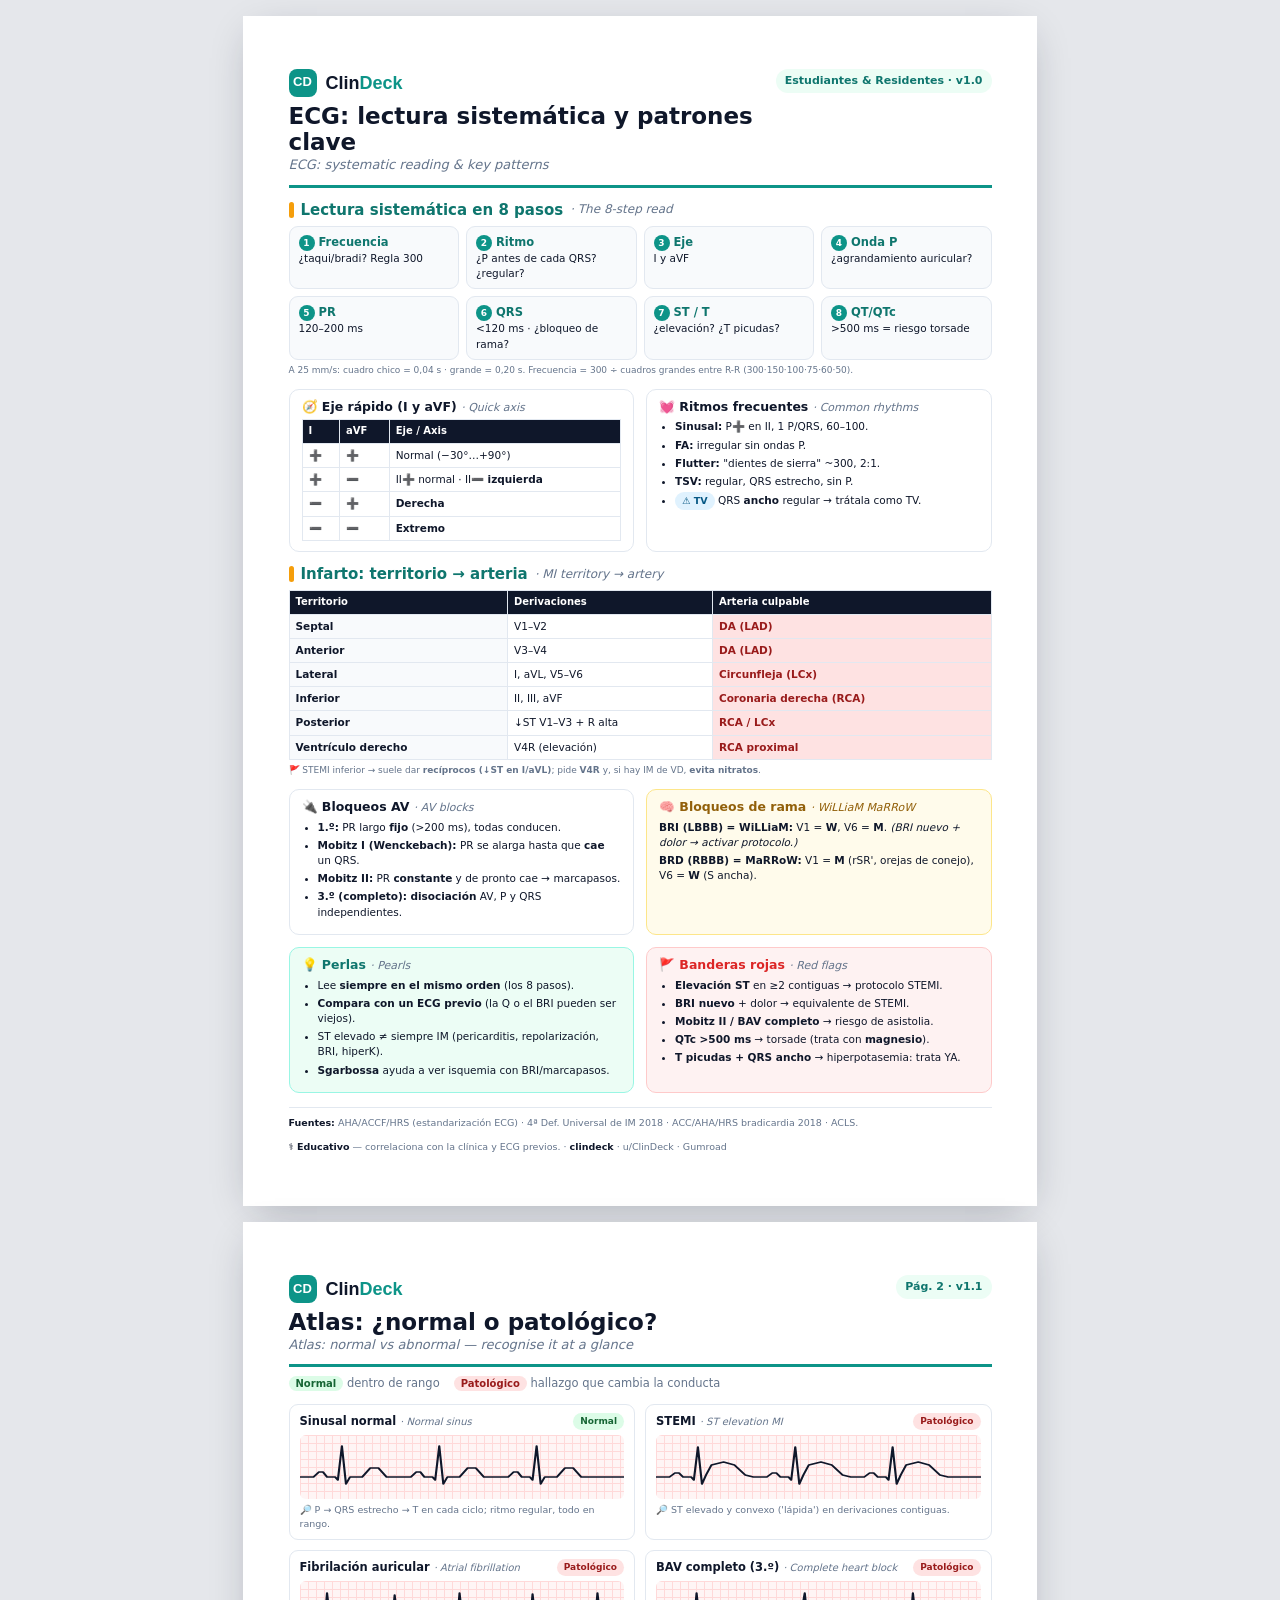
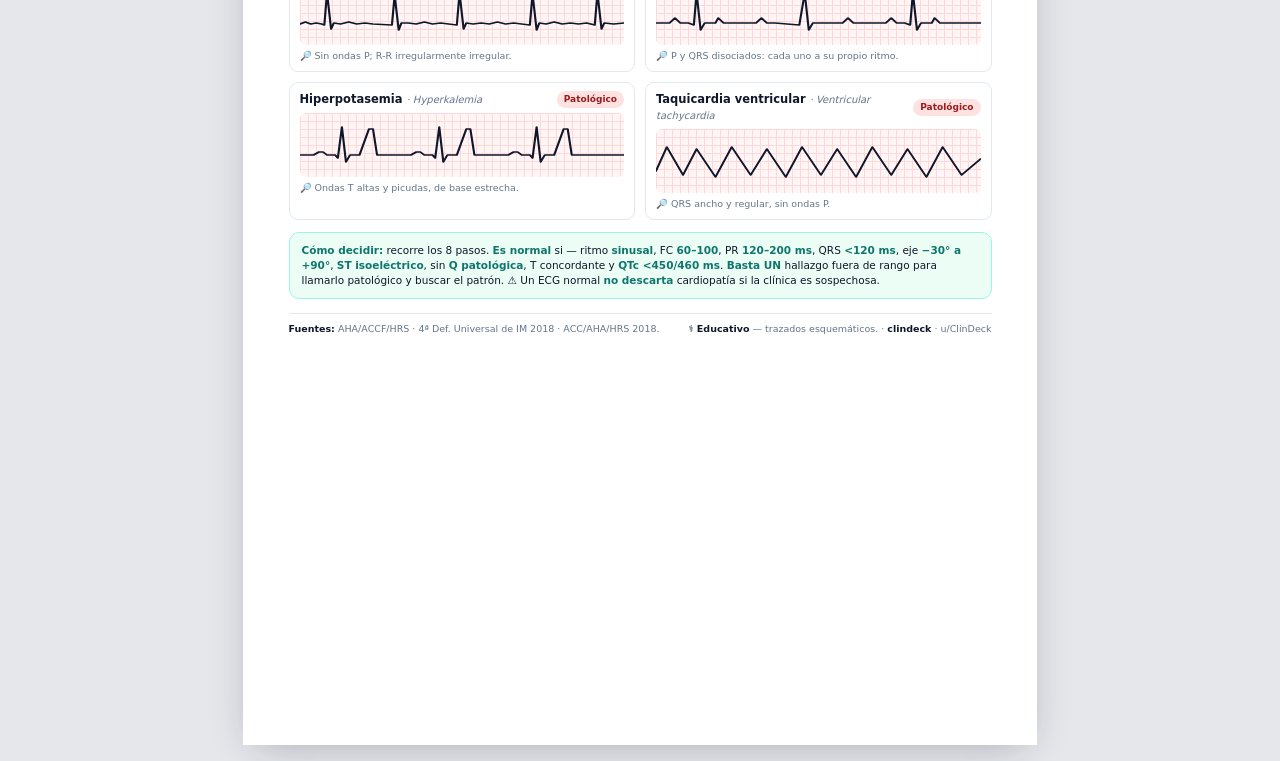
<file: web/infographics/ecg.html>
<!DOCTYPE html>
<html lang="es">
<head>
<meta charset="UTF-8" />
<meta name="viewport" content="width=device-width, initial-scale=1.0" />
<title>ClinDeck · ECG — lectura sistemática</title>
<style>
  :root{
    --teal:#0D9488; --teal-dark:#0F766E; --ink:#0F172A; --gray:#64748B;
    --surface:#F8FAFC; --amber:#F59E0B; --red:#DC2626; --green:#16A34A; --line:#E2E8F0;
    --cover:#DCFCE7; --cover-ink:#166534; --part:#FEF3C7; --part-ink:#92600A; --no:#FEE2E2; --no-ink:#991B1B;
  }
  *{box-sizing:border-box;}
  body{margin:0; background:#e5e7eb; color:var(--ink);
    font-family:"Inter",system-ui,-apple-system,Segoe UI,Roboto,sans-serif; line-height:1.45;
    -webkit-print-color-adjust:exact; print-color-adjust:exact;}
  .page{width:210mm; min-height:297mm; margin:16px auto; background:#fff; padding:14mm 12mm;
    box-shadow:0 10px 40px -12px rgba(15,23,42,.3);}
  h1,h2,h3{font-family:"Poppins","Inter",system-ui,sans-serif; line-height:1.15; margin:0;}
  .head{display:flex; align-items:flex-start; justify-content:space-between; gap:14px; border-bottom:3px solid var(--teal); padding-bottom:10px;}
  .brand{display:flex; align-items:center; gap:9px; font-family:"Poppins",sans-serif; font-weight:700; font-size:18px;}
  .brand .mark{width:28px;height:28px;border-radius:8px;background:var(--teal);color:#fff;display:grid;place-items:center;font-size:13px;}
  .brand .clin{color:var(--ink);} .brand .deck{color:var(--teal);}
  .title h1{font-size:23px;}
  .title .sub{color:var(--gray); font-size:13px; font-style:italic;}
  .badge{align-self:flex-start; font-size:11px; font-weight:600; color:var(--teal-dark); background:#ecfdf5; padding:4px 9px; border-radius:999px; white-space:nowrap;}
  h2.sec{font-size:15px; color:var(--teal-dark); margin:14px 0 7px; display:flex; align-items:center; gap:7px;}
  h2.sec::before{content:""; width:5px; height:16px; background:var(--amber); border-radius:3px; display:inline-block;}
  h2.sec .en{font-weight:400;font-style:italic;color:var(--gray);font-size:12px;}
  /* steps */
  .steps{display:grid; grid-template-columns:repeat(4,1fr); gap:7px;}
  .step{border:1px solid var(--line); border-radius:9px; padding:7px 9px; font-size:10.5px; background:var(--surface);}
  .step b{display:block; color:var(--teal-dark); font-size:11.5px;}
  .step .n{display:inline-block; width:16px;height:16px;border-radius:50%;background:var(--teal);color:#fff;text-align:center;line-height:16px;font-size:9px;margin-right:4px;}
  /* tables */
  table{border-collapse:collapse; width:100%; font-size:10.5px;}
  th,td{border:1px solid var(--line); padding:4px 6px; text-align:left;}
  thead th{background:var(--ink); color:#fff; font-weight:600; font-size:10px;}
  tbody th{background:var(--surface); white-space:nowrap;}
  td.art{font-weight:700;color:var(--no-ink);background:var(--no);}
  .cols{display:grid; grid-template-columns:1fr 1fr; gap:12px;}
  .box{border:1px solid var(--line); border-radius:10px; padding:10px 12px; break-inside:avoid;}
  .box h3{font-size:12.5px; margin-bottom:5px;}
  ul{margin:4px 0; padding-left:16px;} li{margin-bottom:3px; font-size:10.5px;}
  .pearls{background:#ecfdf5; border:1px solid #99f6e4;} .pearls h3{color:var(--teal-dark);}
  .redflags{background:#fef2f2; border:1px solid #fecaca;} .redflags h3{color:var(--red);}
  .mnem{background:#fffbeb; border:1px solid #fde68a;} .mnem h3{color:var(--part-ink);} .mnem b{color:var(--ink);}
  .grid2{display:grid; grid-template-columns:1fr 1fr; gap:12px;}
  .pill{display:inline-block;font-size:9.5px;font-weight:700;padding:2px 7px;border-radius:999px;background:#e0f2fe;color:#075985;}
  footer{margin-top:14px; padding-top:8px; border-top:1px solid var(--line); font-size:9.5px; color:var(--gray); display:flex; justify-content:space-between; gap:10px; flex-wrap:wrap;}
  footer b{color:var(--ink);}
  @media print{ body{background:#fff;} .page{box-shadow:none; margin:0; width:auto; padding:8mm;} @page{size:A4; margin:8mm;} .box,table{break-inside:avoid;} }

  /* --- Atlas página 2 --- */
  .legend2{display:flex;gap:14px;margin:8px 0 12px;font-size:11.5px;color:var(--gray);}
  .legend2 .chip-n,.legend2 .chip-p{font-size:10px;}
  .atlas{display:grid;grid-template-columns:1fr 1fr;gap:10px;}
  .trace{border:1px solid var(--line);border-radius:9px;padding:8px 10px;break-inside:avoid;}
  .trace .h{display:flex;align-items:center;justify-content:space-between;gap:6px;margin-bottom:5px;}
  .trace .h b{font-size:11.5px;} .trace .h .en{font-style:italic;color:var(--gray);font-weight:400;font-size:10px;}
  .chip-n{font-size:9px;font-weight:700;padding:2px 7px;border-radius:999px;background:var(--cover);color:var(--cover-ink);}
  .chip-p{font-size:9px;font-weight:700;padding:2px 7px;border-radius:999px;background:var(--no);color:var(--no-ink);}
  .ecgpaper{width:100%;height:64px;border-radius:6px;overflow:hidden;
    background-color:#fff5f5;
    background-image:linear-gradient(#ffd9d9 1px,transparent 1px),linear-gradient(90deg,#ffd9d9 1px,transparent 1px);
    background-size:8px 8px;}
  .trace .cap{font-size:9.5px;color:var(--gray);margin-top:4px;}
  .decide{margin-top:12px;background:#ecfdf5;border:1px solid #99f6e4;border-radius:10px;padding:10px 12px;font-size:10.5px;}
  .decide b{color:var(--teal-dark);}
</style>
</head>
<body>
<div class="page">

  <div class="head">
    <div class="title">
      <div class="brand"><span class="mark">CD</span><span><span class="clin">Clin</span><span class="deck">Deck</span></span></div>
      <h1 style="margin-top:6px">ECG: lectura sistemática y patrones clave</h1>
      <div class="sub">ECG: systematic reading &amp; key patterns</div>
    </div>
    <div class="badge">Estudiantes &amp; Residentes · v1.0</div>
  </div>

  <!-- 8 PASOS -->
  <h2 class="sec">Lectura sistemática en 8 pasos <span class="en">· The 8-step read</span></h2>
  <div class="steps">
    <div class="step"><b><span class="n">1</span>Frecuencia</b>¿taqui/bradi? Regla 300</div>
    <div class="step"><b><span class="n">2</span>Ritmo</b>¿P antes de cada QRS? ¿regular?</div>
    <div class="step"><b><span class="n">3</span>Eje</b>I y aVF</div>
    <div class="step"><b><span class="n">4</span>Onda P</b>¿agrandamiento auricular?</div>
    <div class="step"><b><span class="n">5</span>PR</b>120–200 ms</div>
    <div class="step"><b><span class="n">6</span>QRS</b>&lt;120 ms · ¿bloqueo de rama?</div>
    <div class="step"><b><span class="n">7</span>ST / T</b>¿elevación? ¿T picudas?</div>
    <div class="step"><b><span class="n">8</span>QT/QTc</b>&gt;500 ms = riesgo torsade</div>
  </div>
  <div class="foot-note" style="font-size:9px;color:var(--gray);margin-top:4px">A 25 mm/s: cuadro chico = 0,04 s · grande = 0,20 s. Frecuencia = 300 ÷ cuadros grandes entre R-R (300·150·100·75·60·50).</div>

  <!-- EJE + RITMO -->
  <div class="cols" style="margin-top:12px">
    <div class="box">
      <h3>🧭 Eje rápido (I y aVF) <span class="en" style="font-weight:400;font-style:italic;color:var(--gray);font-size:11px">· Quick axis</span></h3>
      <table>
        <thead><tr><th>I</th><th>aVF</th><th>Eje / Axis</th></tr></thead>
        <tbody>
          <tr><td>➕</td><td>➕</td><td>Normal (−30°…+90°)</td></tr>
          <tr><td>➕</td><td>➖</td><td>II➕ normal · II➖ <b>izquierda</b></td></tr>
          <tr><td>➖</td><td>➕</td><td><b>Derecha</b></td></tr>
          <tr><td>➖</td><td>➖</td><td><b>Extremo</b></td></tr>
        </tbody>
      </table>
    </div>
    <div class="box">
      <h3>💓 Ritmos frecuentes <span class="en" style="font-weight:400;font-style:italic;color:var(--gray);font-size:11px">· Common rhythms</span></h3>
      <ul>
        <li><b>Sinusal:</b> P➕ en II, 1 P/QRS, 60–100.</li>
        <li><b>FA:</b> irregular sin ondas P.</li>
        <li><b>Flutter:</b> "dientes de sierra" ~300, 2:1.</li>
        <li><b>TSV:</b> regular, QRS estrecho, sin P.</li>
        <li><span class="pill">⚠ TV</span> QRS <b>ancho</b> regular → trátala como TV.</li>
      </ul>
    </div>
  </div>

  <!-- TERRITORIOS IM -->
  <h2 class="sec">Infarto: territorio → arteria <span class="en">· MI territory → artery</span></h2>
  <table>
    <thead><tr><th>Territorio</th><th>Derivaciones</th><th>Arteria culpable</th></tr></thead>
    <tbody>
      <tr><th>Septal</th><td>V1–V2</td><td class="art">DA (LAD)</td></tr>
      <tr><th>Anterior</th><td>V3–V4</td><td class="art">DA (LAD)</td></tr>
      <tr><th>Lateral</th><td>I, aVL, V5–V6</td><td class="art">Circunfleja (LCx)</td></tr>
      <tr><th>Inferior</th><td>II, III, aVF</td><td class="art">Coronaria derecha (RCA)</td></tr>
      <tr><th>Posterior</th><td>↓ST V1–V3 + R alta</td><td class="art">RCA / LCx</td></tr>
      <tr><th>Ventrículo derecho</th><td>V4R (elevación)</td><td class="art">RCA proximal</td></tr>
    </tbody>
  </table>
  <div class="foot-note" style="font-size:9px;color:var(--gray);margin-top:4px">🚩 STEMI inferior → suele dar <b>recíprocos (↓ST en I/aVL)</b>; pide <b>V4R</b> y, si hay IM de VD, <b>evita nitratos</b>.</div>

  <!-- BLOQUEOS AV + RAMA -->
  <div class="cols" style="margin-top:12px">
    <div class="box">
      <h3>🔌 Bloqueos AV <span class="en" style="font-weight:400;font-style:italic;color:var(--gray);font-size:11px">· AV blocks</span></h3>
      <ul>
        <li><b>1.º:</b> PR largo <b>fijo</b> (&gt;200 ms), todas conducen.</li>
        <li><b>Mobitz I (Wenckebach):</b> PR se alarga hasta que <b>cae</b> un QRS.</li>
        <li><b>Mobitz II:</b> PR <b>constante</b> y de pronto cae → marcapasos.</li>
        <li><b>3.º (completo):</b> <b>disociación</b> AV, P y QRS independientes.</li>
      </ul>
    </div>
    <div class="box mnem">
      <h3>🧠 Bloqueos de rama <span class="en" style="font-weight:400;font-style:italic;color:var(--part-ink);font-size:11px">· WiLLiaM MaRRoW</span></h3>
      <p style="margin:3px 0;font-size:10.5px"><b>BRI (LBBB) = WiLLiaM:</b> V1 = <b>W</b>, V6 = <b>M</b>. <i>(BRI nuevo + dolor → activar protocolo.)</i></p>
      <p style="margin:3px 0;font-size:10.5px"><b>BRD (RBBB) = MaRRoW:</b> V1 = <b>M</b> (rSR', orejas de conejo), V6 = <b>W</b> (S ancha).</p>
    </div>
  </div>

  <!-- PEARLS + RED FLAGS -->
  <div class="grid2" style="margin-top:12px">
    <div class="box pearls">
      <h3>💡 Perlas <span class="en" style="font-weight:400;font-style:italic;color:var(--gray);font-size:11px">· Pearls</span></h3>
      <ul>
        <li>Lee <b>siempre en el mismo orden</b> (los 8 pasos).</li>
        <li><b>Compara con un ECG previo</b> (la Q o el BRI pueden ser viejos).</li>
        <li>ST elevado ≠ siempre IM (pericarditis, repolarización, BRI, hiperK).</li>
        <li><b>Sgarbossa</b> ayuda a ver isquemia con BRI/marcapasos.</li>
      </ul>
    </div>
    <div class="box redflags">
      <h3>🚩 Banderas rojas <span class="en" style="font-weight:400;font-style:italic;color:var(--gray);font-size:11px">· Red flags</span></h3>
      <ul>
        <li><b>Elevación ST</b> en ≥2 contiguas → protocolo STEMI.</li>
        <li><b>BRI nuevo</b> + dolor → equivalente de STEMI.</li>
        <li><b>Mobitz II / BAV completo</b> → riesgo de asistolia.</li>
        <li><b>QTc &gt;500 ms</b> → torsade (trata con <b>magnesio</b>).</li>
        <li><b>T picudas + QRS ancho</b> → hiperpotasemia: trata YA.</li>
      </ul>
    </div>
  </div>

  <footer>
    <span><b>Fuentes:</b> AHA/ACCF/HRS (estandarización ECG) · 4ª Def. Universal de IM 2018 · ACC/AHA/HRS bradicardia 2018 · ACLS.</span>
    <span><b>⚕️ Educativo</b> — correlaciona con la clínica y ECG previos. · <b>clindeck</b> · u/ClinDeck · Gumroad</span>
  </footer>

</div>

<div class="page">
  <div class="head">
    <div class="title">
      <div class="brand"><span class="mark">CD</span><span><span class="clin">Clin</span><span class="deck">Deck</span></span></div>
      <h1 style="margin-top:6px">Atlas: ¿normal o patológico?</h1>
      <div class="sub">Atlas: normal vs abnormal — recognise it at a glance</div>
    </div>
    <div class="badge">Pág. 2 · v1.1</div>
  </div>

  <div class="legend2">
    <span><span class="chip-n">Normal</span> dentro de rango</span>
    <span><span class="chip-p">Patológico</span> hallazgo que cambia la conducta</span>
  </div>

  <div class="atlas">
<div class="trace"><div class="h"><b>Sinusal normal <span class="en">· Normal sinus</span></b><span class="chip-n">Normal</span></div><div class="ecgpaper"><svg viewBox="0 0 240 64" width="100%" height="64" preserveAspectRatio="none"><path d="M0.0,42.0 L4.0,42.0 L10.0,42.0 L14.0,37.0 L17.0,37.0 L20.0,42.0 L26.0,42.0 L28.0,45.0 L31.0,11.0 L34.0,49.0 L37.0,42.0 L46.0,42.0 L52.0,33.0 L58.0,33.0 L64.0,42.0 L72.0,42.0 L76.0,42.0 L82.0,42.0 L86.0,37.0 L89.0,37.0 L92.0,42.0 L98.0,42.0 L100.0,45.0 L103.0,11.0 L106.0,49.0 L109.0,42.0 L118.0,42.0 L124.0,33.0 L130.0,33.0 L136.0,42.0 L144.0,42.0 L148.0,42.0 L154.0,42.0 L158.0,37.0 L161.0,37.0 L164.0,42.0 L170.0,42.0 L172.0,45.0 L175.0,11.0 L178.0,49.0 L181.0,42.0 L190.0,42.0 L196.0,33.0 L202.0,33.0 L208.0,42.0 L216.0,42.0 L240.0,42.0" fill="none" stroke="#0f172a" stroke-width="1.6" stroke-linejoin="round" stroke-linecap="round"/></svg></div><div class="cap">🔎 P → QRS estrecho → T en cada ciclo; ritmo regular, todo en rango.</div></div>
<div class="trace"><div class="h"><b>STEMI <span class="en">· ST elevation MI</span></b><span class="chip-p">Patológico</span></div><div class="ecgpaper"><svg viewBox="0 0 240 64" width="100%" height="64" preserveAspectRatio="none"><path d="M0.0,42.0 L4.0,42.0 L10.0,42.0 L14.0,38.0 L17.0,38.0 L20.0,42.0 L26.0,42.0 L28.0,45.0 L31.0,12.0 L34.0,49.0 L37.0,40.0 L41.0,30.0 L50.0,27.0 L58.0,30.0 L66.0,40.0 L72.0,42.0 L76.0,42.0 L82.0,42.0 L86.0,38.0 L89.0,38.0 L92.0,42.0 L98.0,42.0 L100.0,45.0 L103.0,12.0 L106.0,49.0 L109.0,40.0 L113.0,30.0 L122.0,27.0 L130.0,30.0 L138.0,40.0 L144.0,42.0 L148.0,42.0 L154.0,42.0 L158.0,38.0 L161.0,38.0 L164.0,42.0 L170.0,42.0 L172.0,45.0 L175.0,12.0 L178.0,49.0 L181.0,40.0 L185.0,30.0 L194.0,27.0 L202.0,30.0 L210.0,40.0 L216.0,42.0 L240.0,42.0" fill="none" stroke="#0f172a" stroke-width="1.6" stroke-linejoin="round" stroke-linecap="round"/></svg></div><div class="cap">🔎 ST elevado y convexo ('lápida') en derivaciones contiguas.</div></div>
<div class="trace"><div class="h"><b>Fibrilación auricular <span class="en">· Atrial fibrillation</span></b><span class="chip-p">Patológico</span></div><div class="ecgpaper"><svg viewBox="0 0 240 64" width="100%" height="64" preserveAspectRatio="none"><path d="M0.0,43.0 L4.0,41.0 L8.0,43.0 L12.0,42.0 L16.0,43.0 L18.0,44.0 L20.0,12.0 L23.0,48.0 L25.0,42.0 L30.0,43.0 L36.0,41.0 L42.0,43.0 L48.0,42.0 L54.0,43.0 L68.0,44.0 L70.0,14.0 L73.0,49.0 L75.0,42.0 L80.0,42.0 L86.0,43.0 L92.0,41.0 L98.0,43.0 L104.0,42.0 L110.0,43.0 L116.0,44.0 L118.0,12.0 L121.0,48.0 L123.0,42.0 L128.0,43.0 L134.0,42.0 L140.0,43.0 L146.0,41.0 L152.0,43.0 L158.0,42.0 L164.0,43.0 L170.0,44.0 L172.0,13.0 L175.0,49.0 L177.0,42.0 L182.0,43.0 L188.0,41.0 L194.0,43.0 L200.0,42.0 L206.0,43.0 L212.0,42.0 L218.0,44.0 L220.0,12.0 L223.0,48.0 L225.0,42.0 L232.0,43.0 L240.0,42.0" fill="none" stroke="#0f172a" stroke-width="1.6" stroke-linejoin="round" stroke-linecap="round"/></svg></div><div class="cap">🔎 Sin ondas P; R-R irregularmente irregular.</div></div>
<div class="trace"><div class="h"><b>BAV completo (3.º) <span class="en">· Complete heart block</span></b><span class="chip-p">Patológico</span></div><div class="ecgpaper"><svg viewBox="0 0 240 64" width="100%" height="64" preserveAspectRatio="none"><path d="M0.0,42.0 L10.0,42.0 L14.0,37.0 L18.0,42.0 L24.0,42.0 L28.0,44.0 L30.0,12.0 L33.0,49.0 L36.0,42.0 L44.0,42.0 L46.0,37.0 L50.0,42.0 L56.0,42.0 L74.0,42.0 L78.0,37.0 L82.0,42.0 L88.0,42.0 L106.0,44.0 L110.0,12.0 L113.0,49.0 L116.0,42.0 L138.0,42.0 L142.0,37.0 L146.0,42.0 L152.0,42.0 L170.0,42.0 L174.0,37.0 L178.0,42.0 L184.0,42.0 L188.0,44.0 L190.0,12.0 L193.0,49.0 L196.0,42.0 L204.0,42.0 L206.0,37.0 L210.0,42.0 L216.0,42.0 L240.0,42.0" fill="none" stroke="#0f172a" stroke-width="1.6" stroke-linejoin="round" stroke-linecap="round"/></svg></div><div class="cap">🔎 P y QRS disociados: cada uno a su propio ritmo.</div></div>
<div class="trace"><div class="h"><b>Hiperpotasemia <span class="en">· Hyperkalemia</span></b><span class="chip-p">Patológico</span></div><div class="ecgpaper"><svg viewBox="0 0 240 64" width="100%" height="64" preserveAspectRatio="none"><path d="M0.0,42.0 L4.0,42.0 L10.0,42.0 L14.0,39.0 L17.0,39.0 L20.0,42.0 L26.0,42.0 L28.0,45.0 L31.0,14.0 L34.0,49.0 L37.0,42.0 L44.0,42.0 L51.0,16.0 L54.0,16.0 L57.0,42.0 L72.0,42.0 L76.0,42.0 L82.0,42.0 L86.0,39.0 L89.0,39.0 L92.0,42.0 L98.0,42.0 L100.0,45.0 L103.0,14.0 L106.0,49.0 L109.0,42.0 L116.0,42.0 L123.0,16.0 L126.0,16.0 L129.0,42.0 L144.0,42.0 L148.0,42.0 L154.0,42.0 L158.0,39.0 L161.0,39.0 L164.0,42.0 L170.0,42.0 L172.0,45.0 L175.0,14.0 L178.0,49.0 L181.0,42.0 L188.0,42.0 L195.0,16.0 L198.0,16.0 L201.0,42.0 L216.0,42.0 L240.0,42.0" fill="none" stroke="#0f172a" stroke-width="1.6" stroke-linejoin="round" stroke-linecap="round"/></svg></div><div class="cap">🔎 Ondas T altas y picudas, de base estrecha.</div></div>
<div class="trace"><div class="h"><b>Taquicardia ventricular <span class="en">· Ventricular tachycardia</span></b><span class="chip-p">Patológico</span></div><div class="ecgpaper"><svg viewBox="0 0 240 64" width="100%" height="64" preserveAspectRatio="none"><path d="M0.0,42.0 L8.0,18.0 L20.0,46.0 L30.0,20.0 L44.0,48.0 L56.0,18.0 L70.0,46.0 L82.0,20.0 L96.0,48.0 L108.0,18.0 L122.0,46.0 L134.0,20.0 L148.0,48.0 L160.0,18.0 L174.0,46.0 L186.0,20.0 L200.0,48.0 L212.0,18.0 L226.0,46.0 L240.0,30.0" fill="none" stroke="#0f172a" stroke-width="1.6" stroke-linejoin="round" stroke-linecap="round"/></svg></div><div class="cap">🔎 QRS ancho y regular, sin ondas P.</div></div>
  </div>

  <div class="decide">
    <b>Cómo decidir:</b> recorre los 8 pasos. <b>Es normal</b> si — ritmo <b>sinusal</b>,
    FC <b>60–100</b>, PR <b>120–200 ms</b>, QRS <b>&lt;120 ms</b>, eje <b>−30° a +90°</b>,
    <b>ST isoeléctrico</b>, sin <b>Q patológica</b>, T concordante y <b>QTc &lt;450/460 ms</b>.
    <b>Basta UN</b> hallazgo fuera de rango para llamarlo patológico y buscar el patrón.
    ⚠️ Un ECG normal <b>no descarta</b> cardiopatía si la clínica es sospechosa.
  </div>

  <footer>
    <span><b>Fuentes:</b> AHA/ACCF/HRS · 4ª Def. Universal de IM 2018 · ACC/AHA/HRS 2018.</span>
    <span><b>⚕️ Educativo</b> — trazados esquemáticos. · <b>clindeck</b> · u/ClinDeck</span>
  </footer>
</div>

</body>
</html>
</file>
<file: web/css/styles.css>
/* ClinDeck — landing styles
   Paleta de marca (ver BRAND.md). Sin dependencias externas. */
:root {
  --teal: #0D9488;
  --teal-dark: #0F766E;
  --ink: #0F172A;
  --gray: #64748B;
  --surface: #F8FAFC;
  --amber: #F59E0B;
  --red: #DC2626;
  --green: #16A34A;
  --line: #E2E8F0;
  --radius: 14px;
  --shadow: 0 10px 30px -12px rgba(15, 23, 42, .18);
  --maxw: 1080px;
}

* { box-sizing: border-box; }
html { scroll-behavior: smooth; }
body {
  margin: 0;
  font-family: "Inter", system-ui, -apple-system, Segoe UI, Roboto, sans-serif;
  color: var(--ink);
  background: var(--surface);
  line-height: 1.6;
}
h1, h2, h3 { font-family: "Poppins", "Inter", system-ui, sans-serif; line-height: 1.2; font-weight: 600; }
a { color: var(--teal-dark); }
.wrap { max-width: var(--maxw); margin: 0 auto; padding: 0 20px; }
.mono { font-family: ui-monospace, SFMono-Regular, Menlo, monospace; }

/* ---------- Header / nav ---------- */
header.nav {
  position: sticky; top: 0; z-index: 50;
  background: rgba(248, 250, 252, .85);
  backdrop-filter: blur(8px);
  border-bottom: 1px solid var(--line);
}
.nav-inner { display: flex; align-items: center; gap: 16px; padding: 12px 20px; max-width: var(--maxw); margin: 0 auto; }
.logo { display: flex; align-items: center; gap: 10px; font-family: "Poppins", sans-serif; font-weight: 700; font-size: 20px; text-decoration: none; color: var(--ink); }
.logo .mark { width: 30px; height: 30px; border-radius: 9px; background: var(--teal); color: #fff; display: grid; place-items: center; font-size: 14px; font-weight: 700; }
.logo .clin { color: var(--ink); }
.logo .deck { color: var(--teal); }
.nav-links { display: flex; gap: 18px; margin-left: auto; align-items: center; }
.nav-links a { text-decoration: none; color: var(--gray); font-size: 15px; }
.nav-links a:hover { color: var(--ink); }
.lang-toggle { display: inline-flex; border: 1px solid var(--line); border-radius: 999px; overflow: hidden; background: #fff; }
.lang-toggle button { border: 0; background: transparent; padding: 6px 12px; cursor: pointer; font-size: 13px; font-weight: 600; color: var(--gray); }
.lang-toggle button.active { background: var(--teal); color: #fff; }

/* ---------- Buttons ---------- */
.btn { display: inline-block; padding: 12px 22px; border-radius: 999px; text-decoration: none; font-weight: 600; font-size: 15px; cursor: pointer; border: 0; transition: transform .08s ease, box-shadow .2s ease; }
.btn:active { transform: translateY(1px); }
.btn-primary { background: var(--teal); color: #fff; box-shadow: var(--shadow); }
.btn-primary:hover { background: var(--teal-dark); }
.btn-buy { background: var(--amber); color: #1a1300; box-shadow: var(--shadow); }
.btn-buy:hover { filter: brightness(.97); }
.btn-ghost { background: #fff; color: var(--ink); border: 1px solid var(--line); }

/* ---------- Hero ---------- */
.hero { padding: 72px 0 48px; text-align: center; }
.hero .eyebrow { color: var(--teal-dark); font-weight: 600; letter-spacing: .04em; text-transform: uppercase; font-size: 13px; }
.hero h1 { font-size: clamp(32px, 5vw, 52px); margin: 12px 0 16px; }
.hero p.lead { font-size: clamp(17px, 2.2vw, 21px); color: var(--gray); max-width: 660px; margin: 0 auto 28px; }
.hero-cta { display: flex; gap: 12px; justify-content: center; flex-wrap: wrap; }
.trust { margin-top: 22px; color: var(--gray); font-size: 14px; }
.trust b { color: var(--ink); }

/* ---------- Sections ---------- */
section { padding: 56px 0; }
.section-head { text-align: center; max-width: 640px; margin: 0 auto 36px; }
.section-head h2 { font-size: clamp(26px, 3.5vw, 36px); margin: 0 0 10px; }
.section-head p { color: var(--gray); margin: 0; }

/* value props */
.grid-3 { display: grid; grid-template-columns: repeat(auto-fit, minmax(240px, 1fr)); gap: 20px; }
.card { background: #fff; border: 1px solid var(--line); border-radius: var(--radius); padding: 24px; }
.card .ico { width: 44px; height: 44px; border-radius: 11px; background: #ecfdf5; color: var(--teal-dark); display: grid; place-items: center; font-size: 22px; margin-bottom: 14px; }
.card h3 { margin: 0 0 8px; font-size: 19px; }
.card p { margin: 0; color: var(--gray); font-size: 15px; }

/* products */
.products { background: #fff; }
.product-grid { display: grid; grid-template-columns: repeat(auto-fit, minmax(250px, 1fr)); gap: 20px; }
.product { border: 1px solid var(--line); border-radius: var(--radius); padding: 22px; display: flex; flex-direction: column; background: var(--surface); }
.product .tag { align-self: flex-start; font-size: 12px; font-weight: 600; padding: 4px 10px; border-radius: 999px; background: #ecfdf5; color: var(--teal-dark); margin-bottom: 12px; }
.product h3 { margin: 0 0 6px; font-size: 20px; }
.product .desc { color: var(--gray); font-size: 15px; flex: 1; }
.product .price { font-family: "Poppins", sans-serif; font-weight: 700; font-size: 26px; margin: 14px 0 4px; color: var(--ink); }
.product .price small { font-size: 14px; color: var(--gray); font-weight: 500; }
.product .btn { margin-top: 12px; text-align: center; }
.product.featured { border-color: var(--amber); box-shadow: var(--shadow); }
.product.featured .tag { background: #fffbeb; color: #92600a; }

/* flashcard demo */
.demo { display: flex; flex-direction: column; align-items: center; gap: 18px; }
.flashcard { perspective: 1200px; width: min(420px, 92vw); height: 240px; }
.flashcard-inner { position: relative; width: 100%; height: 100%; transition: transform .55s; transform-style: preserve-3d; cursor: pointer; }
.flashcard.flipped .flashcard-inner { transform: rotateY(180deg); }
.flashcard-face { position: absolute; inset: 0; backface-visibility: hidden; border-radius: var(--radius); padding: 26px; display: grid; place-items: center; text-align: center; border: 1px solid var(--line); box-shadow: var(--shadow); }
.flashcard-front { background: #fff; }
.flashcard-back { background: var(--teal); color: #fff; transform: rotateY(180deg); }
.flashcard-face .label { position: absolute; top: 12px; left: 16px; font-size: 12px; font-weight: 600; text-transform: uppercase; letter-spacing: .05em; opacity: .6; }
.flashcard-face .q { font-size: 19px; font-weight: 600; }
.flashcard-face .a { font-size: 16px; }
.demo-controls { display: flex; gap: 10px; align-items: center; }
.demo-controls .counter { color: var(--gray); font-size: 14px; min-width: 60px; text-align: center; }
.hint { color: var(--gray); font-size: 13px; }

/* audiences */
.aud-grid { display: grid; grid-template-columns: repeat(auto-fit, minmax(200px, 1fr)); gap: 16px; }
.aud { background: #fff; border: 1px solid var(--line); border-radius: var(--radius); padding: 18px; }
.aud .emoji { font-size: 24px; }
.aud h4 { margin: 8px 0 4px; font-size: 16px; }
.aud p { margin: 0; font-size: 14px; color: var(--gray); }

/* CTA band */
.cta-band { background: linear-gradient(135deg, var(--teal), var(--teal-dark)); color: #fff; border-radius: 22px; padding: 44px; text-align: center; }
.cta-band h2 { color: #fff; margin: 0 0 10px; }
.cta-band p { color: #d1fae5; margin: 0 0 22px; }

/* footer */
footer { background: var(--ink); color: #cbd5e1; padding: 40px 0; font-size: 14px; }
footer .foot-grid { display: flex; justify-content: space-between; flex-wrap: wrap; gap: 20px; }
footer a { color: #99f6e4; text-decoration: none; }
footer .disclaimer { margin-top: 22px; padding-top: 18px; border-top: 1px solid #1e293b; color: #94a3b8; font-size: 13px; }

[hidden] { display: none !important; }

/* ---------- Hero animado (escena médica) ---------- */
.hero { text-align: left; }
.hero .hero-grid { display: grid; grid-template-columns: 1.05fr .95fr; gap: 30px; align-items: center; }
.hero-copy { text-align: left; }
.hero-grid .hero-cta { justify-content: flex-start; }
.hero-grid p.lead { margin-left: 0; }
.hero-art svg { width: 100%; height: auto; max-width: 520px; display: block; margin: 0 auto; }

@keyframes bob { 0%,100% { transform: translateY(0); } 50% { transform: translateY(-6px); } }
@keyframes beat { 0%,100% { transform: scale(1); } 15% { transform: scale(1.18); } 30% { transform: scale(1); } 45% { transform: scale(1.1); } }
@keyframes draw { from { stroke-dashoffset: 620; } to { stroke-dashoffset: 0; } }
@keyframes floaty { 0%,100% { transform: translateY(0); } 50% { transform: translateY(-9px); } }
@keyframes drift { 0% { transform: translate(0,0); } 50% { transform: translate(10px,-8px); } 100% { transform: translate(0,0); } }

.hero-art .blob { animation: drift 9s ease-in-out infinite; }
.hero-art .b2 { animation-duration: 12s; animation-direction: alternate; }
.hero-art .doc { animation: bob 4s ease-in-out infinite; transform-box: fill-box; transform-origin: center; }
.hero-art .pat { animation: bob 5s ease-in-out infinite; transform-box: fill-box; transform-origin: center; }
.hero-art .heart { animation: beat 1.4s ease-in-out infinite; transform-box: fill-box; transform-origin: center; }
.hero-art .ecgline { stroke-dasharray: 620; animation: draw 3.4s linear infinite; }
.hero-art .f1 { animation: floaty 5s ease-in-out infinite; transform-box: fill-box; }
.hero-art .f2 { animation: floaty 6s ease-in-out infinite .4s; transform-box: fill-box; }
.hero-art .f3 { animation: floaty 5.5s ease-in-out infinite .8s; transform-box: fill-box; }

@media (prefers-reduced-motion: reduce) {
  .hero-art .blob, .hero-art .doc, .hero-art .pat, .hero-art .heart,
  .hero-art .ecgline, .hero-art .f1, .hero-art .f2, .hero-art .f3 { animation: none !important; }
}
@media (max-width: 860px) {
  .hero .hero-grid { grid-template-columns: 1fr; text-align: center; }
  .hero-copy { text-align: center; }
  .hero-grid .hero-cta { justify-content: center; }
  .hero-grid p.lead { margin: 0 auto 28px; }
  .hero-art { order: 2; margin-top: 6px; }
}

/* ---------- Tiers de precio (bundle automatización) ---------- */
.tiers { display: grid; grid-template-columns: repeat(auto-fit, minmax(260px, 1fr)); gap: 20px; }
.tier { background: #fff; border: 1px solid var(--line); border-radius: var(--radius); padding: 24px; display: flex; flex-direction: column; }
.tier.best { border-color: var(--teal); box-shadow: var(--shadow); }
.tier h3 { margin: 0 0 4px; font-size: 20px; }
.tier .sub { color: var(--gray); font-size: 14px; margin: 0 0 12px; }
.tier .price { font-family: "Poppins", sans-serif; font-weight: 700; font-size: 32px; margin: 6px 0 2px; }
.tier .price small { font-size: 14px; color: var(--gray); font-weight: 500; }
.tier ul { list-style: none; padding: 0; margin: 12px 0 16px; flex: 1; }
.tier ul li { font-size: 14px; padding: 5px 0; border-bottom: 1px solid var(--surface); color: var(--ink); }
.tier ul li::before { content: "✓"; color: var(--teal); font-weight: 700; margin-right: 8px; }
.tier .btn { text-align: center; }
</file>
<file: web/admin/admin.css>
/* ClinDeck · Admin — vista privada del catálogo. Render de Markdown. */
:root{
  --teal:#0D9488; --teal-dark:#0F766E; --ink:#0F172A; --gray:#64748B;
  --surface:#F8FAFC; --amber:#F59E0B; --red:#DC2626; --green:#16A34A; --line:#E2E8F0;
}
*{box-sizing:border-box;}
body{margin:0;background:var(--surface);color:var(--ink);
  font-family:"Inter",system-ui,-apple-system,Segoe UI,Roboto,sans-serif;line-height:1.6;}
a{color:var(--teal-dark);}
.wrap{max-width:920px;margin:0 auto;padding:0 20px;}

/* ---- Gate (acceso) ---- */
.admin-main{display:none;}
html.admin-unlocked .admin-main{display:block;}
.gate{position:fixed;inset:0;background:linear-gradient(135deg,#0f766e,#0f172a);
  display:grid;place-items:center;z-index:1000;}
.gate-box{background:#fff;border-radius:16px;padding:28px;width:min(360px,92vw);text-align:center;
  box-shadow:0 20px 60px -20px rgba(0,0,0,.5);}
.gate-box h2{margin:0 0 4px;font-family:"Poppins",sans-serif;}
.gate-box p{color:var(--gray);margin:0 0 14px;font-size:14px;}
.gate-box input{width:100%;padding:11px 12px;border:1px solid var(--line);border-radius:10px;font-size:15px;margin-bottom:10px;}
.gate-box button{width:100%;padding:11px;border:0;border-radius:999px;background:var(--teal);color:#fff;font-weight:600;font-size:15px;cursor:pointer;}
.gate-box button:hover{background:var(--teal-dark);}
.gate-note{font-size:11px!important;color:#94a3b8!important;margin-top:10px!important;}

/* ---- Topbar ---- */
.topbar{position:sticky;top:0;z-index:50;background:#fff;border-bottom:1px solid var(--line);}
.topbar-inner{max-width:920px;margin:0 auto;padding:12px 20px;display:flex;align-items:center;gap:14px;flex-wrap:wrap;}
.logo{display:flex;align-items:center;gap:9px;font-family:"Poppins",sans-serif;font-weight:700;text-decoration:none;color:var(--ink);}
.logo .mark{width:28px;height:28px;border-radius:8px;background:var(--teal);color:#fff;display:grid;place-items:center;font-size:13px;}
.adm-tag{font-size:11px;font-weight:700;color:#92600a;background:#fffbeb;border:1px solid #fde68a;padding:3px 9px;border-radius:999px;}
.topbar .links{margin-left:auto;display:flex;gap:14px;flex-wrap:wrap;}
.topbar .links a{font-size:14px;text-decoration:none;color:var(--gray);}
.topbar .links a:hover{color:var(--ink);}

/* ---- Section nav (anclas) ---- */
.subnav{position:sticky;top:53px;z-index:40;background:var(--surface);border-bottom:1px solid var(--line);}
.subnav-inner{max-width:920px;margin:0 auto;padding:8px 20px;display:flex;gap:8px;flex-wrap:wrap;}
.subnav a{font-size:13px;font-weight:600;text-decoration:none;color:var(--teal-dark);
  background:#ecfdf5;border:1px solid #99f6e4;padding:5px 11px;border-radius:999px;}

/* ---- Banner aviso ---- */
.notice{background:#fffbeb;border:1px solid #fde68a;border-radius:10px;padding:10px 14px;margin:16px 0;font-size:13px;color:#92600a;}

/* ---- Markdown render ---- */
.md{background:#fff;border:1px solid var(--line);border-radius:14px;padding:22px 26px;margin:16px 0 28px;}
.md h1{font-family:"Poppins",sans-serif;font-size:26px;margin:0 0 4px;}
.md h2{font-family:"Poppins",sans-serif;font-size:20px;margin:26px 0 8px;padding-top:10px;border-top:1px solid var(--line);color:var(--teal-dark);}
.md h3{font-size:16px;margin:18px 0 6px;}
.md p{margin:8px 0;}
.md a{color:var(--teal-dark);}
.md ul,.md ol{margin:8px 0;padding-left:22px;}
.md li{margin:3px 0;}
.md blockquote{border-left:4px solid var(--amber);background:#fffdf5;margin:12px 0;padding:8px 14px;color:#475569;border-radius:0 8px 8px 0;}
.md code{font-family:ui-monospace,Menlo,monospace;background:#f1f5f9;padding:1px 5px;border-radius:5px;font-size:.9em;}
.md pre{background:#0f172a;color:#e2e8f0;border-radius:10px;padding:14px;overflow-x:auto;font-size:12.5px;}
.md pre code{background:none;color:inherit;padding:0;}
.md table{border-collapse:collapse;width:100%;margin:12px 0;font-size:13px;display:block;overflow-x:auto;}
.md th,.md td{border:1px solid var(--line);padding:6px 9px;text-align:left;}
.md thead th{background:var(--ink);color:#fff;}
.md tbody tr:nth-child(even){background:var(--surface);}
.md hr{border:0;border-top:1px solid var(--line);margin:20px 0;}

/* ---- Catálogo (index admin) ---- */
.cat-grid{display:grid;grid-template-columns:repeat(auto-fit,minmax(260px,1fr));gap:16px;margin:18px 0;}
.cat{background:#fff;border:1px solid var(--line);border-radius:14px;padding:18px;}
.cat h3{margin:0 0 8px;font-family:"Poppins",sans-serif;}
.cat .assets{list-style:none;padding:0;margin:0 0 12px;font-size:13px;}
.cat .assets li{margin:3px 0;}
.cat .ok{color:var(--green);} .cat .no{color:#cbd5e1;}
.cat .actions{display:flex;gap:8px;flex-wrap:wrap;}
.cat .btn{font-size:13px;font-weight:600;text-decoration:none;padding:7px 12px;border-radius:999px;}
.cat .btn-p{background:var(--teal);color:#fff;} .cat .btn-g{background:#fff;border:1px solid var(--line);color:var(--ink);}
footer.adm{color:var(--gray);font-size:12px;text-align:center;padding:24px;}
</file>
